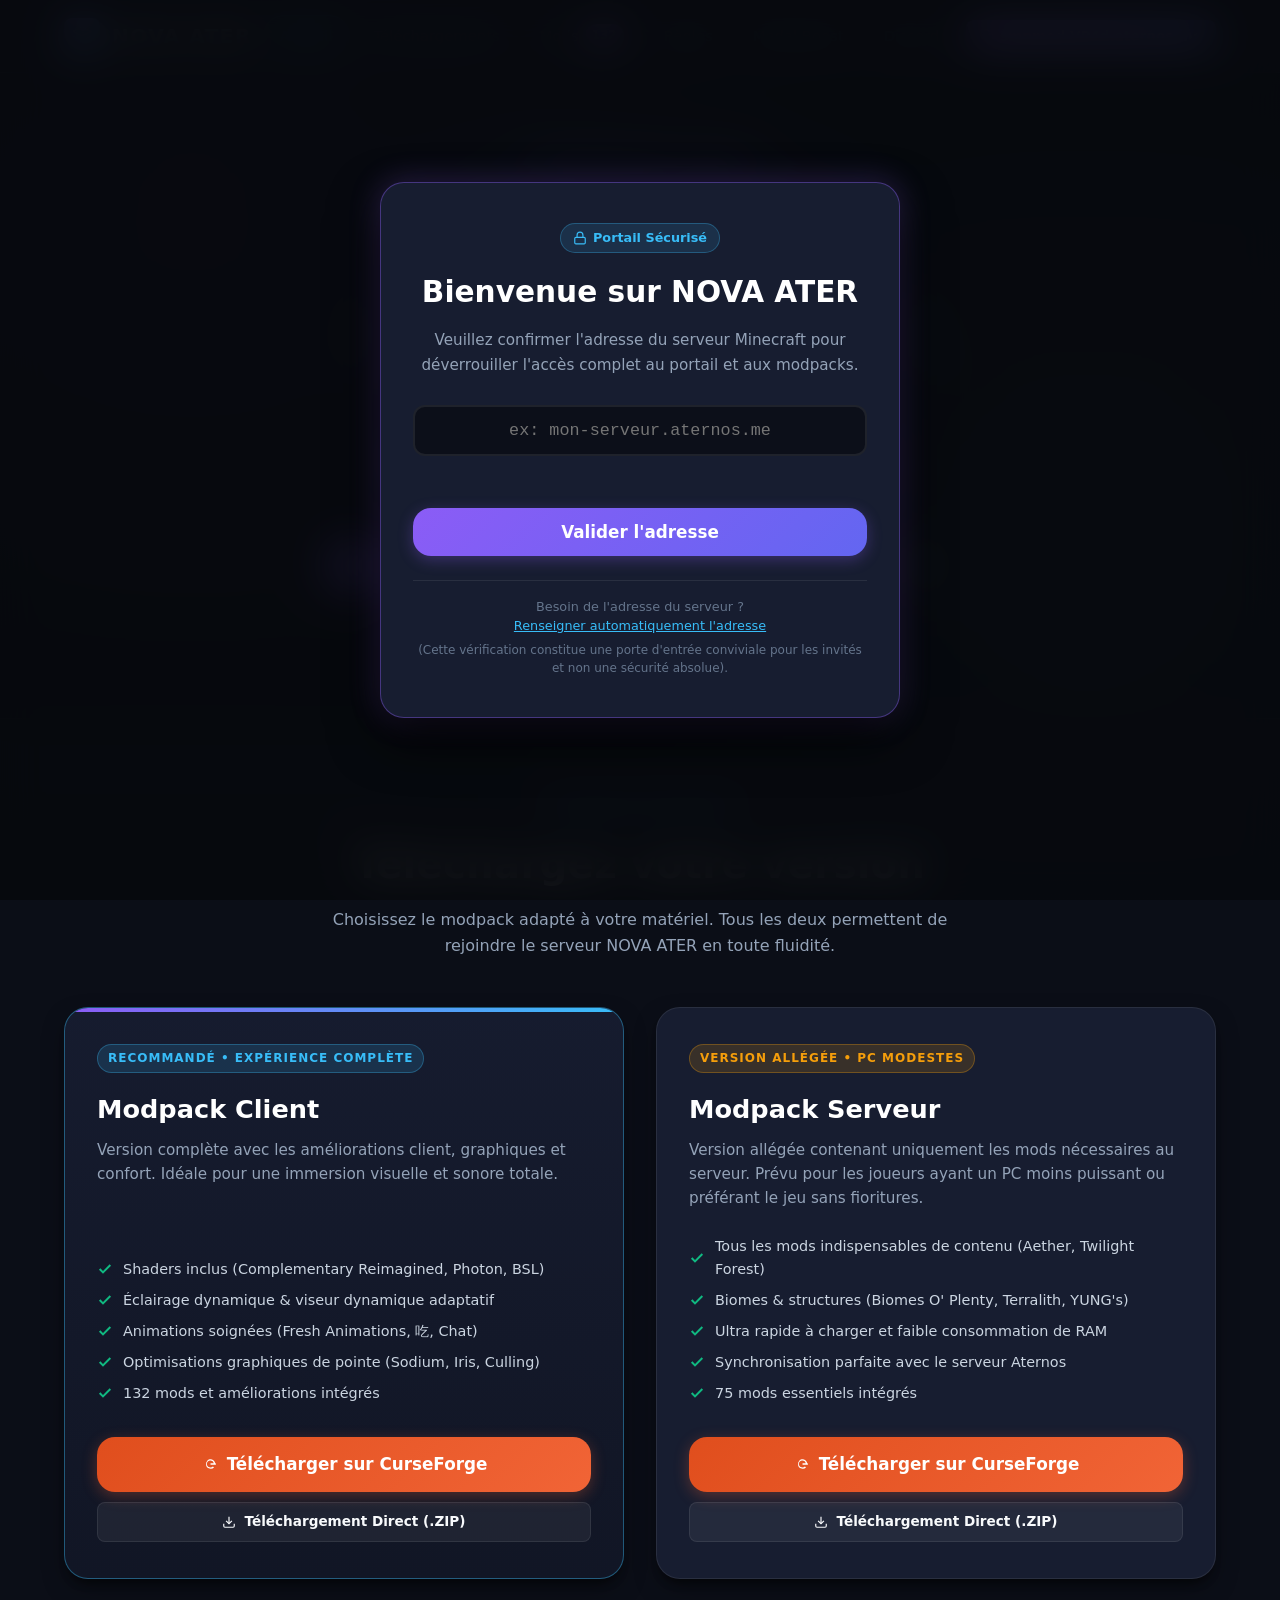
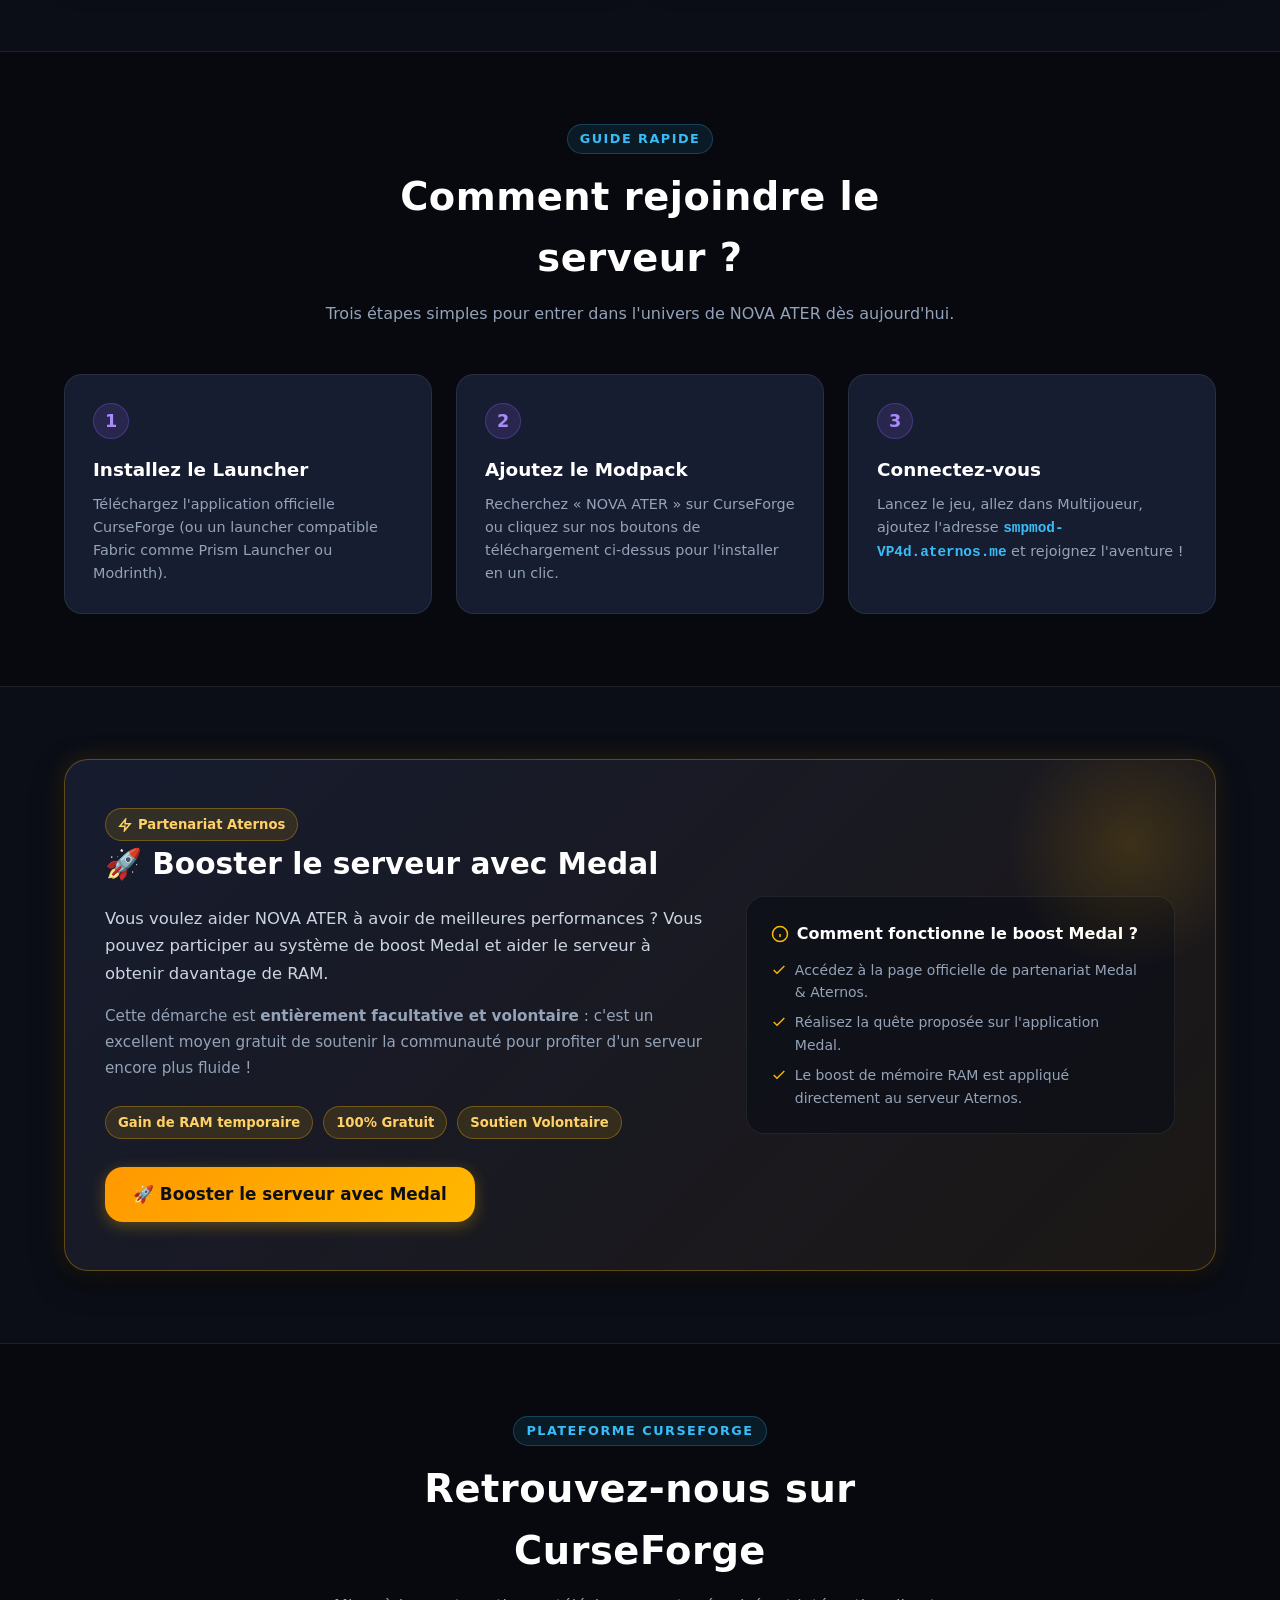
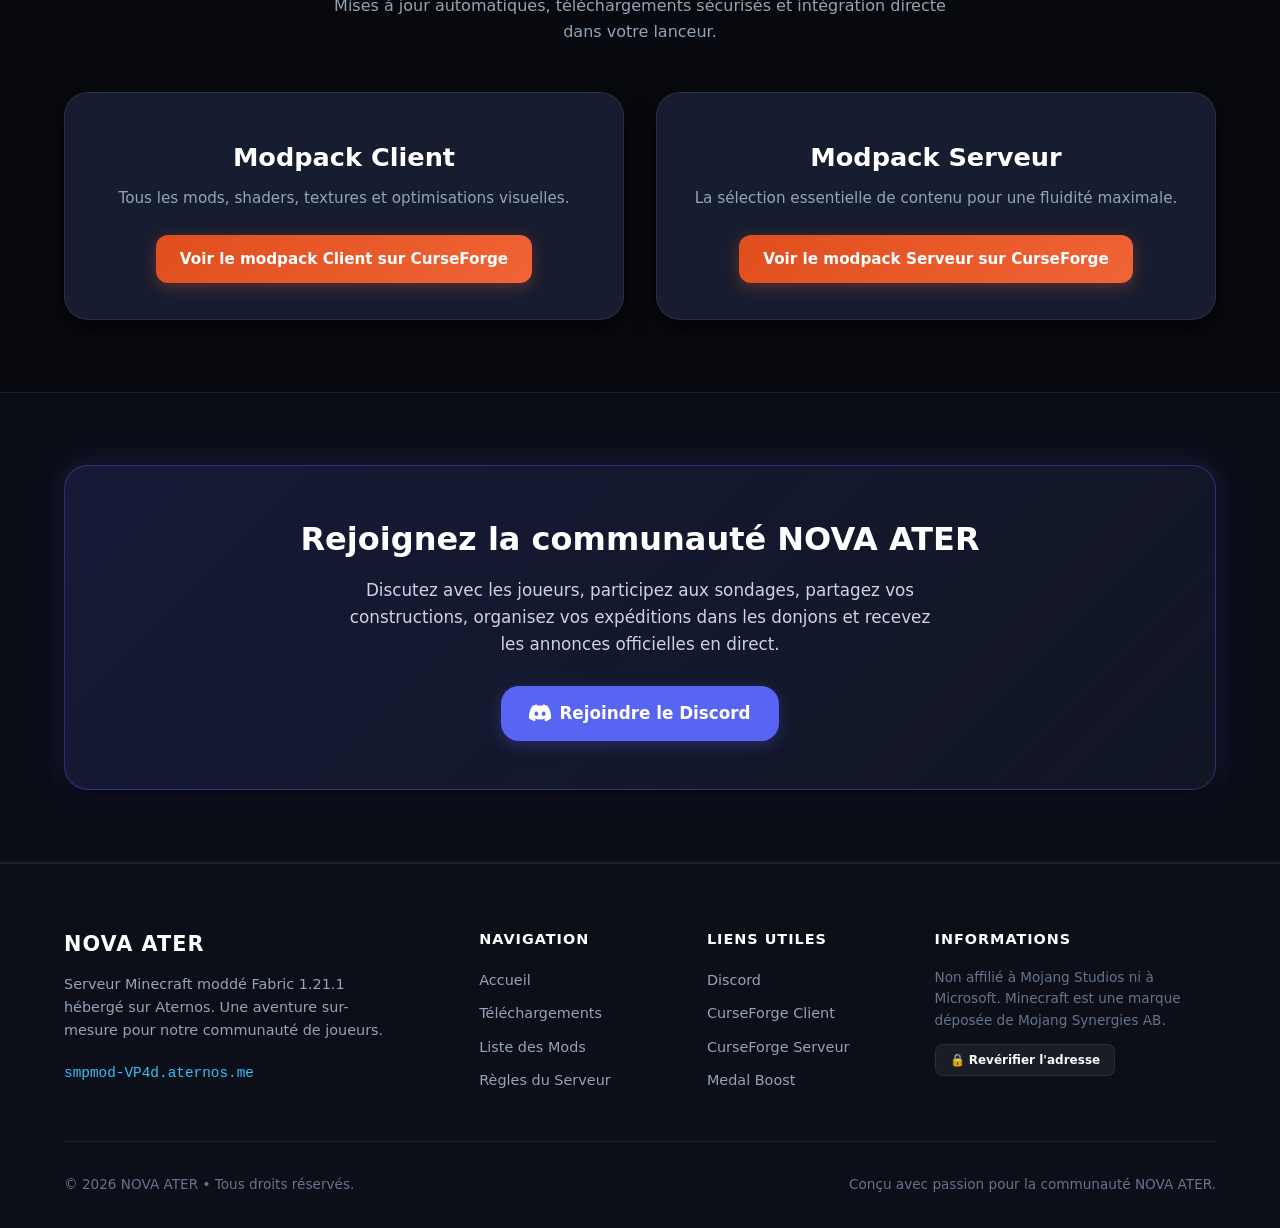
<file: index.html>
<!DOCTYPE html>
<html lang="fr">
<head>
  <meta charset="UTF-8">
  <meta name="viewport" content="width=device-width, initial-scale=1.0">
  <title>NOVA ATER • Serveur Minecraft Moddé Fabric 1.21.1</title>
  <meta name="description" content="Portail officiel du serveur Minecraft moddé NOVA ATER sur Fabric 1.21.1. Téléchargez les modpacks Client et Serveur, découvrez les mods et rejoignez la communauté.">
  <link rel="icon" type="image/svg+xml" href="favicon.svg">
  <link rel="stylesheet" href="css/style.css">
</head>
<body>

  <!-- Address Verification Gate Modal -->
  <div id="address-gate" class="gate-overlay">
    <div class="gate-card">
      <div class="gate-badge">
        <svg width="14" height="14" viewBox="0 0 24 24" fill="none" stroke="currentColor" stroke-width="2"><rect x="3" y="11" width="18" height="11" rx="2" ry="2"></rect><path d="M7 11V7a5 5 0 0 1 10 0v4"></path></svg>
        Portail Sécurisé
      </div>
      <h2 class="gate-title">Bienvenue sur NOVA ATER</h2>
      <p class="gate-subtitle">Veuillez confirmer l'adresse du serveur Minecraft pour déverrouiller l'accès complet au portail et aux modpacks.</p>

      <form class="gate-form" onsubmit="return false;">
        <div class="gate-input-wrap">
          <input type="text" id="gate-address-input" class="gate-input" placeholder="ex: mon-serveur.aternos.me" autocomplete="off" spellcheck="false">
        </div>
        <div id="gate-feedback" class="gate-feedback"></div>
        <button type="button" id="gate-submit-btn" class="btn btn-primary btn-lg">Valider l'adresse</button>
      </form>

      <div class="gate-note">
        Besoin de l'adresse du serveur ? <button type="button" id="gate-hint-btn" class="gate-hint-btn">Renseigner automatiquement l'adresse</button>
        <p style="margin-top: 6px; font-size: 0.75rem; color: var(--text-muted);">(Cette vérification constitue une porte d'entrée conviviale pour les invités et non une sécurité absolue).</p>
      </div>
    </div>
  </div>

  <!-- Navbar -->
  <header class="navbar">
    <div class="container nav-container">
      <a href="index.html" class="nav-brand">
        <div class="nav-logo-icon">
          <svg viewBox="0 0 24 24"><polygon points="12 2 2 7 12 12 22 7 12 2"></polygon><polyline points="2 17 12 22 22 17"></polyline><polyline points="2 12 12 17 22 12"></polyline></svg>
        </div>
        <span>NOVA ATER</span>
      </a>

      <nav>
        <ul class="nav-menu">
          <li><a href="index.html" class="nav-link active">Accueil</a></li>
          <li><a href="#telechargements" class="nav-link">Téléchargements</a></li>
          <li><a href="mods.html" class="nav-link">Mods <span class="nav-badge">132</span></a></li>
          <li><a href="regles.html" class="nav-link">Règles</a></li>
          <li><a href="#medal" class="nav-link">Medal Boost</a></li>
          <li><a href="#discord" class="nav-link">Discord</a></li>
        </ul>
      </nav>

      <div class="nav-actions">
        <button type="button" class="btn-copy-ip btn-sm copy-ip-trigger" title="Copier l'adresse Minecraft">
          <svg width="14" height="14" viewBox="0 0 24 24" fill="none" stroke="currentColor" stroke-width="2"><rect x="9" y="9" width="13" height="13" rx="2" ry="2"></rect><path d="M5 15H4a2 2 0 0 1-2-2V4a2 2 0 0 1 2-2h9a2 2 0 0 1 2 2v1"></path></svg>
          <span data-config="serverAddress">smpmod-VP4d.aternos.me</span>
        </button>

        <button type="button" class="mobile-toggle" aria-label="Menu Mobile">
          <span></span>
          <span></span>
          <span></span>
        </button>
      </div>
    </div>
  </header>

  <!-- Hero Section -->
  <section class="hero">
    <div class="hero-glow"></div>
    <div class="container hero-content">
      <div class="hero-meta-pill">
        <span class="pulse-dot"></span>
        <span>Minecraft <strong data-config="minecraftVersion">1.21.1</strong> • <strong data-config="loader">Fabric</strong></span>
      </div>

      <h1 class="hero-title" data-config="serverName">NOVA ATER</h1>
      <p class="hero-subtitle" data-config="tagline">
        NOVA ATER est un serveur Minecraft moddé sous Fabric 1.21.1 proposant une sélection soignée de mods pour sublimer l'aventure, l'exploration de nouvelles dimensions, les constructions, les performances et le confort de jeu.
      </p>

      <!-- Server IP Box with Copy -->
      <div class="server-ip-box">
        <div class="ip-details">
          <svg width="22" height="22" viewBox="0 0 24 24" fill="none" stroke="var(--accent-cyan)" stroke-width="2"><rect x="2" y="2" width="20" height="8" rx="2" ry="2"></rect><rect x="2" y="14" width="20" height="8" rx="2" ry="2"></rect><line x1="6" y1="6" x2="6.01" y2="6"></line><line x1="6" y1="18" x2="6.01" y2="18"></line></svg>
          <div>
            <div class="ip-label">Adresse du serveur Minecraft</div>
            <div class="ip-address" data-config="serverAddress">smpmod-VP4d.aternos.me</div>
          </div>
        </div>
        <button type="button" class="btn-copy-ip copy-ip-trigger">
          <svg width="16" height="16" viewBox="0 0 24 24" fill="none" stroke="currentColor" stroke-width="2"><rect x="9" y="9" width="13" height="13" rx="2" ry="2"></rect><path d="M5 15H4a2 2 0 0 1-2-2V4a2 2 0 0 1 2-2h9a2 2 0 0 1 2 2v1"></path></svg>
          Copier l'adresse
        </button>
      </div>

      <!-- Quick Action Buttons -->
      <div class="hero-cta-group">
        <a href="#telechargements" class="btn btn-primary btn-lg">
          <svg width="18" height="18" viewBox="0 0 24 24" fill="none" stroke="currentColor" stroke-width="2"><path d="M21 15v4a2 2 0 0 1-2 2H5a2 2 0 0 1-2-2v-4"></path><polyline points="7 10 12 15 17 10"></polyline><line x1="12" y1="15" x2="12" y2="3"></line></svg>
          Télécharger les Modpacks
        </a>
        <a href="mods.html" class="btn btn-secondary btn-lg">
          <svg width="18" height="18" viewBox="0 0 24 24" fill="none" stroke="currentColor" stroke-width="2"><polygon points="12 2 2 7 12 12 22 7 12 2"></polygon><polyline points="2 17 12 22 22 17"></polyline><polyline points="2 12 12 17 22 12"></polyline></svg>
          Explorer les 132 Mods
        </a>
        <a href="https://discord.gg/SxjV5pT9YZ" target="_blank" rel="noopener noreferrer" class="btn btn-discord btn-lg" data-config-href="discordUrl">
          <svg width="18" height="18" viewBox="0 0 24 24" fill="currentColor"><path d="M20.317 4.37a19.791 19.791 0 0 0-4.885-1.515.074.074 0 0 0-.079.037c-.21.375-.444.864-.608 1.25a18.27 18.27 0 0 0-5.487 0 12.64 12.64 0 0 0-.617-1.25.077.077 0 0 0-.079-.037A19.736 19.736 0 0 0 3.677 4.37a.07.07 0 0 0-.032.027C.533 9.046-.32 13.58.099 18.057a.082.082 0 0 0 .031.057 19.9 19.9 0 0 0 5.993 3.03.078.078 0 0 0 .084-.028c.462-.63.874-1.295 1.226-1.994.021-.041.001-.09-.041-.106a13.107 13.107 0 0 1-1.872-.892.077.077 0 0 1-.008-.128 10.2 10.2 0 0 0 .372-.292.074.074 0 0 1 .077-.01c3.929 1.793 8.18 1.793 12.061 0a.074.074 0 0 1 .078.01c.12.098.246.198.373.292a.077.077 0 0 1-.006.127 12.299 12.299 0 0 1-1.873.894.077.077 0 0 0-.041.107c.36.698.772 1.362 1.225 1.993a.076.076 0 0 0 .084.028 19.839 19.839 0 0 0 6.002-3.03.077.077 0 0 0 .032-.054c.5-5.177-.838-9.674-3.549-13.66a.061.061 0 0 0-.031-.028zM8.02 15.33c-1.183 0-2.157-1.085-2.157-2.419 0-1.333.956-2.419 2.157-2.419 1.21 0 2.176 1.096 2.157 2.42 0 1.333-.956 2.418-2.157 2.418zm7.975 0c-1.183 0-2.157-1.085-2.157-2.419 0-1.333.955-2.419 2.157-2.419 1.21 0 2.176 1.096 2.157 2.42 0 1.333-.946 2.418-2.157 2.418z"/></svg>
          Rejoindre le Discord
        </a>
      </div>
    </div>
  </section>

  <!-- Downloads Section -->
  <section id="telechargements" class="section section-alt">
    <div class="container">
      <div class="section-header">
        <span class="section-badge">Modpacks Officiels</span>
        <h2 class="section-title">Téléchargez votre version</h2>
        <p class="section-subtitle">Choisissez le modpack adapté à votre matériel. Tous les deux permettent de rejoindre le serveur NOVA ATER en toute fluidité.</p>
      </div>

      <div class="downloads-grid">
        <!-- Modpack Client -->
        <div class="download-card highlight">
          <span class="download-badge badge-recommended">Recommandé • Expérience Complète</span>
          <h3 class="download-title">Modpack Client</h3>
          <p class="download-desc">Version complète avec les améliorations client, graphiques et confort. Idéale pour une immersion visuelle et sonore totale.</p>

          <ul class="download-features">
            <li>
              <svg viewBox="0 0 24 24" fill="none" stroke="currentColor" stroke-width="3"><polyline points="20 6 9 17 4 12"></polyline></svg>
              <span>Shaders inclus (Complementary Reimagined, Photon, BSL)</span>
            </li>
            <li>
              <svg viewBox="0 0 24 24" fill="none" stroke="currentColor" stroke-width="3"><polyline points="20 6 9 17 4 12"></polyline></svg>
              <span>Éclairage dynamique & viseur dynamique adaptatif</span>
            </li>
            <li>
              <svg viewBox="0 0 24 24" fill="none" stroke="currentColor" stroke-width="3"><polyline points="20 6 9 17 4 12"></polyline></svg>
              <span>Animations soignées (Fresh Animations, 吃, Chat)</span>
            </li>
            <li>
              <svg viewBox="0 0 24 24" fill="none" stroke="currentColor" stroke-width="3"><polyline points="20 6 9 17 4 12"></polyline></svg>
              <span>Optimisations graphiques de pointe (Sodium, Iris, Culling)</span>
            </li>
            <li>
              <svg viewBox="0 0 24 24" fill="none" stroke="currentColor" stroke-width="3"><polyline points="20 6 9 17 4 12"></polyline></svg>
              <span>132 mods et améliorations intégrés</span>
            </li>
          </ul>

          <div class="download-actions">
            <a href="https://www.curseforge.com/minecraft/modpacks/nova-ater" target="_blank" rel="noopener noreferrer" class="btn btn-curseforge btn-lg" data-config-href="curseforgeClientUrl">
              <svg width="18" height="18" viewBox="0 0 24 24" fill="currentColor"><path d="M18.89 10.63a7.35 7.35 0 0 0-2.43-3.69c-2.48-1.92-5.91-1.63-8.08.68a6.83 6.83 0 0 0-1.66 4.93c.12 2.37 1.48 4.38 3.52 5.25.96.4 2 .57 3.03.5 1.54-.1 2.97-.73 4.07-1.78l-1.42-1.35a5.1 5.1 0 0 1-5.75.86c-1.4-.73-2.3-2.07-2.38-3.66a5.17 5.17 0 0 1 1.26-3.72c1.64-1.75 4.25-1.97 6.13-.52a5.55 5.55 0 0 1 1.83 2.78h-4.3v1.94h7.13c.01-.4.02-.8.02-1.22z"/></svg>
              Télécharger sur CurseForge
            </a>
            <a href="downloads/nova-ater-client.zip" download="nova-ater-client.zip" class="btn btn-secondary btn-sm" data-config-href="clientDownloadUrl">
              <svg width="14" height="14" viewBox="0 0 24 24" fill="none" stroke="currentColor" stroke-width="2"><path d="M21 15v4a2 2 0 0 1-2 2H5a2 2 0 0 1-2-2v-4"></path><polyline points="7 10 12 15 17 10"></polyline><line x1="12" y1="15" x2="12" y2="3"></line></svg>
              Téléchargement Direct (.ZIP)
            </a>
          </div>
        </div>

        <!-- Modpack Serveur -->
        <div class="download-card">
          <span class="download-badge badge-lightweight">Version Allégée • PC Modestes</span>
          <h3 class="download-title">Modpack Serveur</h3>
          <p class="download-desc">Version allégée contenant uniquement les mods nécessaires au serveur. Prévu pour les joueurs ayant un PC moins puissant ou préférant le jeu sans fioritures.</p>

          <ul class="download-features">
            <li>
              <svg viewBox="0 0 24 24" fill="none" stroke="currentColor" stroke-width="3"><polyline points="20 6 9 17 4 12"></polyline></svg>
              <span>Tous les mods indispensables de contenu (Aether, Twilight Forest)</span>
            </li>
            <li>
              <svg viewBox="0 0 24 24" fill="none" stroke="currentColor" stroke-width="3"><polyline points="20 6 9 17 4 12"></polyline></svg>
              <span>Biomes & structures (Biomes O' Plenty, Terralith, YUNG's)</span>
            </li>
            <li>
              <svg viewBox="0 0 24 24" fill="none" stroke="currentColor" stroke-width="3"><polyline points="20 6 9 17 4 12"></polyline></svg>
              <span>Ultra rapide à charger et faible consommation de RAM</span>
            </li>
            <li>
              <svg viewBox="0 0 24 24" fill="none" stroke="currentColor" stroke-width="3"><polyline points="20 6 9 17 4 12"></polyline></svg>
              <span>Synchronisation parfaite avec le serveur Aternos</span>
            </li>
            <li>
              <svg viewBox="0 0 24 24" fill="none" stroke="currentColor" stroke-width="3"><polyline points="20 6 9 17 4 12"></polyline></svg>
              <span>75 mods essentiels intégrés</span>
            </li>
          </ul>

          <div class="download-actions">
            <a href="https://www.curseforge.com/minecraft/modpacks/nova-ater-serv" target="_blank" rel="noopener noreferrer" class="btn btn-curseforge btn-lg" data-config-href="curseforgeServerUrl">
              <svg width="18" height="18" viewBox="0 0 24 24" fill="currentColor"><path d="M18.89 10.63a7.35 7.35 0 0 0-2.43-3.69c-2.48-1.92-5.91-1.63-8.08.68a6.83 6.83 0 0 0-1.66 4.93c.12 2.37 1.48 4.38 3.52 5.25.96.4 2 .57 3.03.5 1.54-.1 2.97-.73 4.07-1.78l-1.42-1.35a5.1 5.1 0 0 1-5.75.86c-1.4-.73-2.3-2.07-2.38-3.66a5.17 5.17 0 0 1 1.26-3.72c1.64-1.75 4.25-1.97 6.13-.52a5.55 5.55 0 0 1 1.83 2.78h-4.3v1.94h7.13c.01-.4.02-.8.02-1.22z"/></svg>
              Télécharger sur CurseForge
            </a>
            <a href="downloads/nova-ater-serveur.zip" download="nova-ater-serveur.zip" class="btn btn-secondary btn-sm" data-config-href="serverDownloadUrl">
              <svg width="14" height="14" viewBox="0 0 24 24" fill="none" stroke="currentColor" stroke-width="2"><path d="M21 15v4a2 2 0 0 1-2 2H5a2 2 0 0 1-2-2v-4"></path><polyline points="7 10 12 15 17 10"></polyline><line x1="12" y1="15" x2="12" y2="3"></line></svg>
              Téléchargement Direct (.ZIP)
            </a>
          </div>
        </div>
      </div>
    </div>
  </section>

  <!-- How to Join Section -->
  <section class="section">
    <div class="container">
      <div class="section-header">
        <span class="section-badge">Guide Rapide</span>
        <h2 class="section-title">Comment rejoindre le serveur ?</h2>
        <p class="section-subtitle">Trois étapes simples pour entrer dans l'univers de NOVA ATER dès aujourd'hui.</p>
      </div>

      <div class="steps-grid">
        <div class="step-card">
          <div class="step-number">1</div>
          <h3 class="step-title">Installez le Launcher</h3>
          <p class="step-desc">Téléchargez l'application officielle CurseForge (ou un launcher compatible Fabric comme Prism Launcher ou Modrinth).</p>
        </div>

        <div class="step-card">
          <div class="step-number">2</div>
          <h3 class="step-title">Ajoutez le Modpack</h3>
          <p class="step-desc">Recherchez « NOVA ATER » sur CurseForge ou cliquez sur nos boutons de téléchargement ci-dessus pour l'installer en un clic.</p>
        </div>

        <div class="step-card">
          <div class="step-number">3</div>
          <h3 class="step-title">Connectez-vous</h3>
          <p class="step-desc">Lancez le jeu, allez dans Multijoueur, ajoutez l'adresse <code style="color: var(--accent-cyan); font-weight: 700;">smpmod-VP4d.aternos.me</code> et rejoignez l'aventure !</p>
        </div>
      </div>
    </div>
  </section>

  <!-- Medal Boost Section -->
  <section id="medal" class="section section-alt">
    <div class="container">
      <div class="medal-banner">
        <div class="medal-grid">
          <div class="medal-content">
            <span class="medal-pill">
              <svg width="14" height="14" viewBox="0 0 24 24" fill="none" stroke="currentColor" stroke-width="2.5"><polygon points="13 2 3 14 12 14 11 22 21 10 12 10 13 2"></polygon></svg>
              Partenariat Aternos
            </span>
            <h3>🚀 Booster le serveur avec Medal</h3>
            <p>
              Vous voulez aider NOVA ATER à avoir de meilleures performances ? Vous pouvez participer au système de boost Medal et aider le serveur à obtenir davantage de RAM.
            </p>
            <p style="font-size: 0.95rem; color: #94a3b8; margin-top: -0.5rem; margin-bottom: 1.5rem;">
              Cette démarche est <strong>entièrement facultative et volontaire</strong> : c'est un excellent moyen gratuit de soutenir la communauté pour profiter d'un serveur encore plus fluide !
            </p>

            <div class="medal-badges">
              <span class="medal-pill">Gain de RAM temporaire</span>
              <span class="medal-pill">100% Gratuit</span>
              <span class="medal-pill">Soutien Volontaire</span>
            </div>

            <a href="https://aternos.medal.tv/fr-fr?utm_campaign=mc_aternos&utm_content=promocarousel" target="_blank" rel="noopener noreferrer" class="btn btn-medal btn-lg" data-config-href="medalBoostUrl">
              🚀 Booster le serveur avec Medal
            </a>
          </div>

          <div class="medal-box">
            <h4 class="medal-box-title">
              <svg width="18" height="18" viewBox="0 0 24 24" fill="none" stroke="#ffb800" stroke-width="2"><circle cx="12" cy="12" r="10"></circle><line x1="12" y1="16" x2="12" y2="12"></line><line x1="12" y1="8" x2="12.01" y2="8"></line></svg>
              Comment fonctionne le boost Medal ?
            </h4>
            <ul class="medal-box-list">
              <li>
                <svg viewBox="0 0 24 24" fill="none" stroke-width="2"><polyline points="20 6 9 17 4 12"></polyline></svg>
                <span>Accédez à la page officielle de partenariat Medal & Aternos.</span>
              </li>
              <li>
                <svg viewBox="0 0 24 24" fill="none" stroke-width="2"><polyline points="20 6 9 17 4 12"></polyline></svg>
                <span>Réalisez la quête proposée sur l'application Medal.</span>
              </li>
              <li>
                <svg viewBox="0 0 24 24" fill="none" stroke-width="2"><polyline points="20 6 9 17 4 12"></polyline></svg>
                <span>Le boost de mémoire RAM est appliqué directement au serveur Aternos.</span>
              </li>
            </ul>
          </div>
        </div>
      </div>
    </div>
  </section>

  <!-- CurseForge Section -->
  <section class="section">
    <div class="container">
      <div class="section-header">
        <span class="section-badge">Plateforme CurseForge</span>
        <h2 class="section-title">Retrouvez-nous sur CurseForge</h2>
        <p class="section-subtitle">Mises à jour automatiques, téléchargements sécurisés et intégration directe dans votre lanceur.</p>
      </div>

      <div class="downloads-grid" style="grid-template-columns: repeat(auto-fit, minmax(280px, 1fr));">
        <div class="download-card" style="text-align: center; align-items: center;">
          <h3 class="download-title" style="margin-top: 0.5rem;">Modpack Client</h3>
          <p class="download-desc">Tous les mods, shaders, textures et optimisations visuelles.</p>
          <a href="https://www.curseforge.com/minecraft/modpacks/nova-ater" target="_blank" rel="noopener noreferrer" class="btn btn-curseforge" data-config-href="curseforgeClientUrl">
            Voir le modpack Client sur CurseForge
          </a>
        </div>

        <div class="download-card" style="text-align: center; align-items: center;">
          <h3 class="download-title" style="margin-top: 0.5rem;">Modpack Serveur</h3>
          <p class="download-desc">La sélection essentielle de contenu pour une fluidité maximale.</p>
          <a href="https://www.curseforge.com/minecraft/modpacks/nova-ater-serv" target="_blank" rel="noopener noreferrer" class="btn btn-curseforge" data-config-href="curseforgeServerUrl">
            Voir le modpack Serveur sur CurseForge
          </a>
        </div>
      </div>
    </div>
  </section>

  <!-- Discord Section -->
  <section id="discord" class="section section-alt">
    <div class="container">
      <div class="discord-banner">
        <h2 class="discord-title">Rejoignez la communauté NOVA ATER</h2>
        <p class="discord-desc">
          Discutez avec les joueurs, participez aux sondages, partagez vos constructions, organisez vos expéditions dans les donjons et recevez les annonces officielles en direct.
        </p>
        <a href="https://discord.gg/SxjV5pT9YZ" target="_blank" rel="noopener noreferrer" class="btn btn-discord btn-lg" data-config-href="discordUrl">
          <svg width="22" height="22" viewBox="0 0 24 24" fill="currentColor"><path d="M20.317 4.37a19.791 19.791 0 0 0-4.885-1.515.074.074 0 0 0-.079.037c-.21.375-.444.864-.608 1.25a18.27 18.27 0 0 0-5.487 0 12.64 12.64 0 0 0-.617-1.25.077.077 0 0 0-.079-.037A19.736 19.736 0 0 0 3.677 4.37a.07.07 0 0 0-.032.027C.533 9.046-.32 13.58.099 18.057a.082.082 0 0 0 .031.057 19.9 19.9 0 0 0 5.993 3.03.078.078 0 0 0 .084-.028c.462-.63.874-1.295 1.226-1.994.021-.041.001-.09-.041-.106a13.107 13.107 0 0 1-1.872-.892.077.077 0 0 1-.008-.128 10.2 10.2 0 0 0 .372-.292.074.074 0 0 1 .077-.01c3.929 1.793 8.18 1.793 12.061 0a.074.074 0 0 1 .078.01c.12.098.246.198.373.292a.077.077 0 0 1-.006.127 12.299 12.299 0 0 1-1.873.894.077.077 0 0 0-.041.107c.36.698.772 1.362 1.225 1.993a.076.076 0 0 0 .084.028 19.839 19.839 0 0 0 6.002-3.03.077.077 0 0 0 .032-.054c.5-5.177-.838-9.674-3.549-13.66a.061.061 0 0 0-.031-.028zM8.02 15.33c-1.183 0-2.157-1.085-2.157-2.419 0-1.333.956-2.419 2.157-2.419 1.21 0 2.176 1.096 2.157 2.42 0 1.333-.956 2.418-2.157 2.418zm7.975 0c-1.183 0-2.157-1.085-2.157-2.419 0-1.333.955-2.419 2.157-2.419 1.21 0 2.176 1.096 2.157 2.42 0 1.333-.946 2.418-2.157 2.418z"/></svg>
          Rejoindre le Discord
        </a>
      </div>
    </div>
  </section>

  <!-- Footer -->
  <footer class="footer">
    <div class="container">
      <div class="footer-grid">
        <div class="footer-brand">
          <h4>NOVA ATER</h4>
          <p>Serveur Minecraft moddé Fabric 1.21.1 hébergé sur Aternos. Une aventure sur-mesure pour notre communauté de joueurs.</p>
          <div style="font-family: monospace; color: var(--accent-cyan); font-size: 0.9rem;">
            smpmod-VP4d.aternos.me
          </div>
        </div>

        <div>
          <h5 class="footer-title">Navigation</h5>
          <ul class="footer-links">
            <li><a href="index.html">Accueil</a></li>
            <li><a href="#telechargements">Téléchargements</a></li>
            <li><a href="mods.html">Liste des Mods</a></li>
            <li><a href="regles.html">Règles du Serveur</a></li>
          </ul>
        </div>

        <div>
          <h5 class="footer-title">Liens Utiles</h5>
          <ul class="footer-links">
            <li><a href="https://discord.gg/SxjV5pT9YZ" target="_blank" rel="noopener noreferrer" data-config-href="discordUrl">Discord</a></li>
            <li><a href="https://www.curseforge.com/minecraft/modpacks/nova-ater" target="_blank" rel="noopener noreferrer" data-config-href="curseforgeClientUrl">CurseForge Client</a></li>
            <li><a href="https://www.curseforge.com/minecraft/modpacks/nova-ater-serv" target="_blank" rel="noopener noreferrer" data-config-href="curseforgeServerUrl">CurseForge Serveur</a></li>
            <li><a href="https://aternos.medal.tv/fr-fr?utm_campaign=mc_aternos&utm_content=promocarousel" target="_blank" rel="noopener noreferrer" data-config-href="medalBoostUrl">Medal Boost</a></li>
          </ul>
        </div>

        <div>
          <h5 class="footer-title">Informations</h5>
          <p style="font-size: 0.85rem; line-height: 1.6; color: var(--text-muted); margin-bottom: 0.75rem;">
            Non affilié à Mojang Studios ni à Microsoft. Minecraft est une marque déposée de Mojang Synergies AB.
          </p>
          <button type="button" class="btn btn-secondary btn-sm" onclick="sessionStorage.removeItem('nova_ater_verified'); location.reload();" style="font-size: 0.75rem;">
            🔒 Revérifier l'adresse
          </button>
        </div>
      </div>

      <div class="footer-bottom">
        <div>© 2026 NOVA ATER • Tous droits réservés.</div>
        <div>Conçu avec passion pour la communauté NOVA ATER.</div>
      </div>
    </div>
  </footer>

  <script src="config.js"></script>
  <script src="js/app.js"></script>
</body>
</html>
</file>
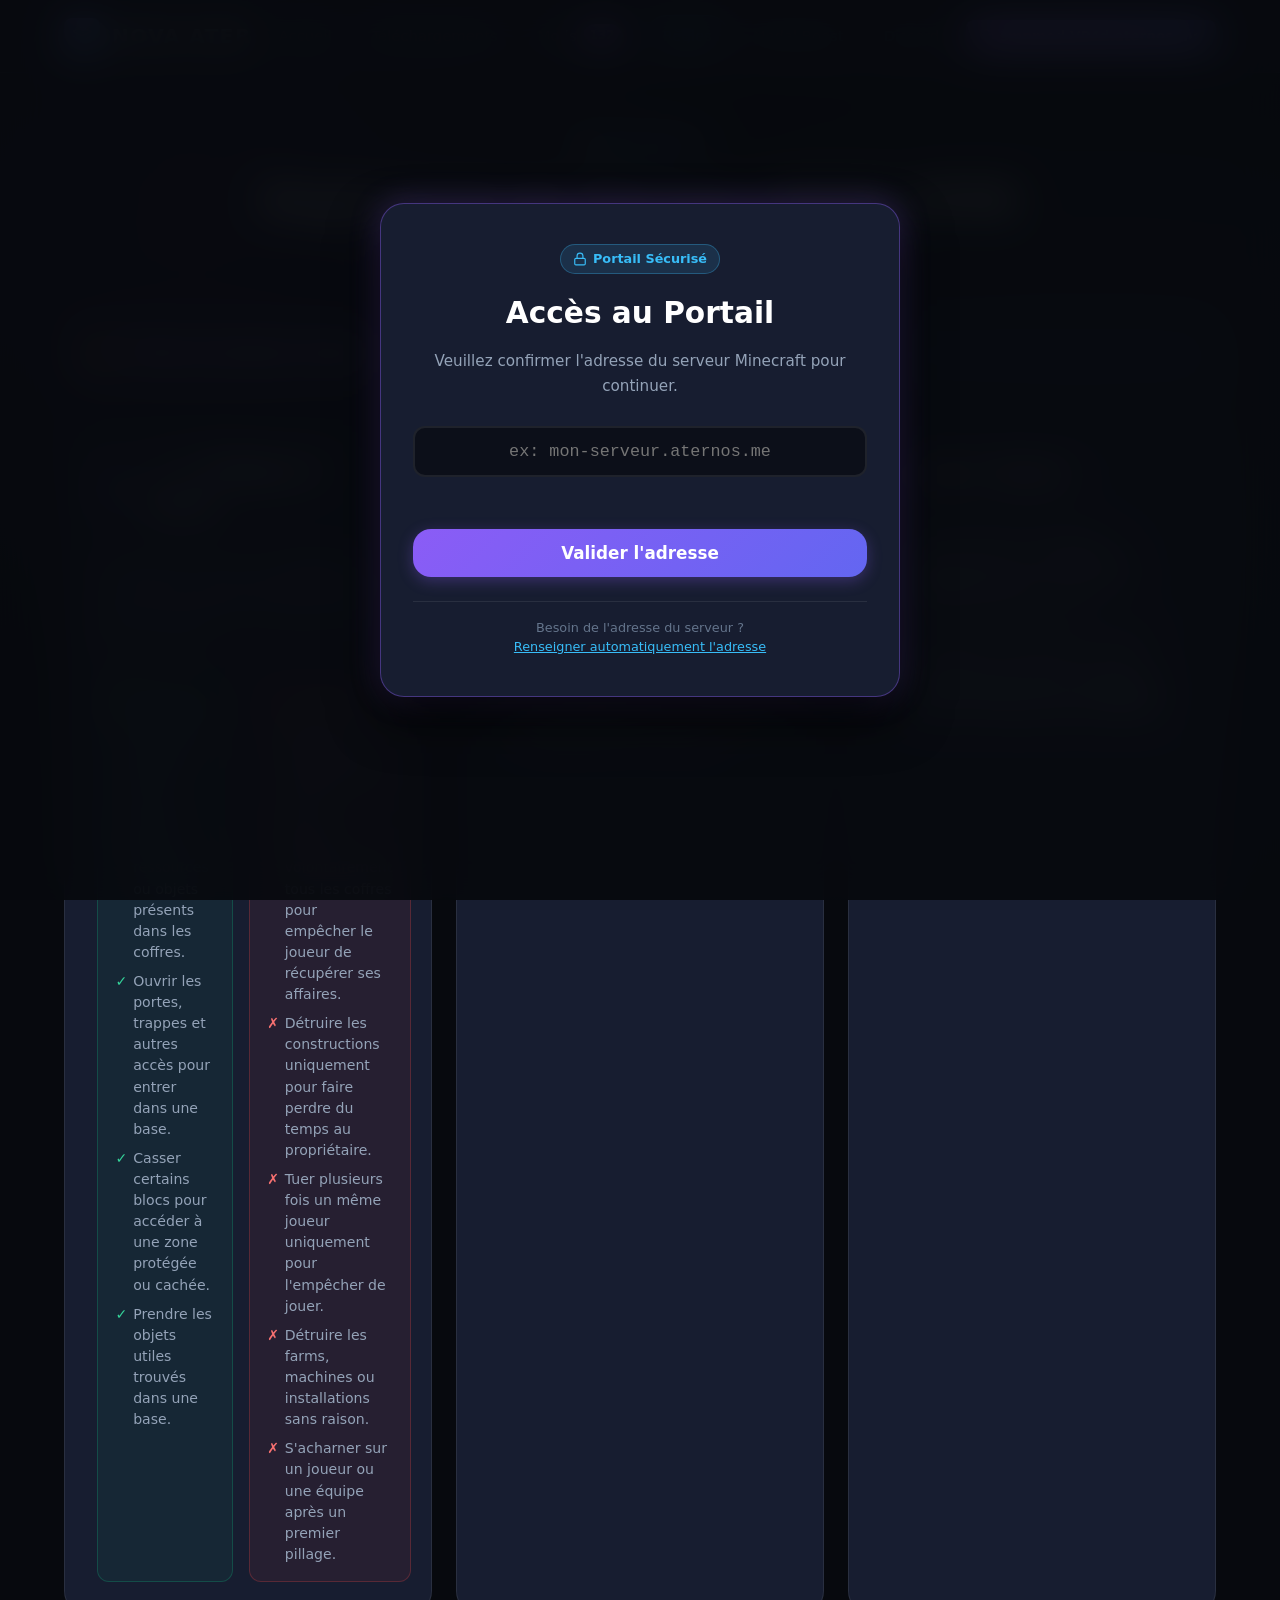
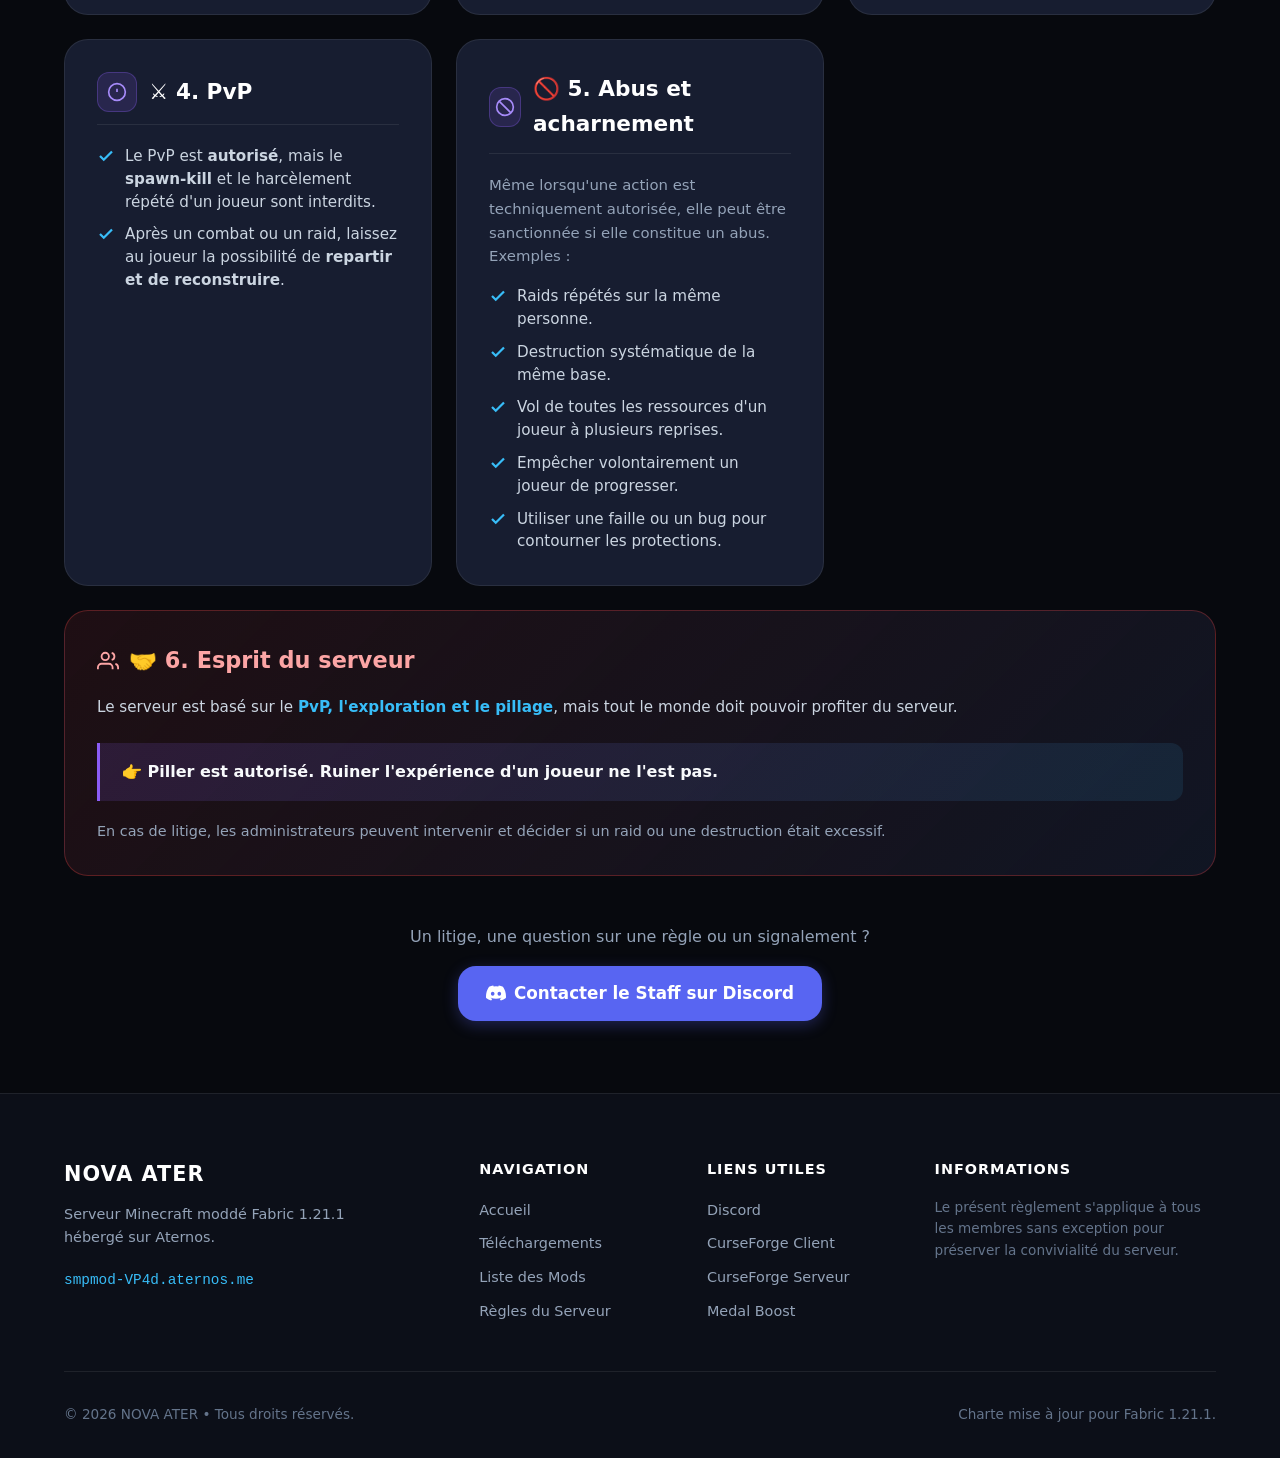
<file: regles.html>
<!DOCTYPE html>
<html lang="fr">
<head>
  <meta charset="UTF-8">
  <meta name="viewport" content="width=device-width, initial-scale=1.0">
  <title>Règles du Serveur • NOVA ATER (Fabric 1.21.1)</title>
  <meta name="description" content="Règles officielles et charte de bonne conduite du serveur Minecraft NOVA ATER : respect, triche, grief, sanctions et utilisation des mods.">
  <link rel="icon" type="image/svg+xml" href="favicon.svg">
  <link rel="stylesheet" href="css/style.css">
</head>
<body>

  <!-- Address Verification Gate Modal -->
  <div id="address-gate" class="gate-overlay">
    <div class="gate-card">
      <div class="gate-badge">
        <svg width="14" height="14" viewBox="0 0 24 24" fill="none" stroke="currentColor" stroke-width="2"><rect x="3" y="11" width="18" height="11" rx="2" ry="2"></rect><path d="M7 11V7a5 5 0 0 1 10 0v4"></path></svg>
        Portail Sécurisé
      </div>
      <h2 class="gate-title">Accès au Portail</h2>
      <p class="gate-subtitle">Veuillez confirmer l'adresse du serveur Minecraft pour continuer.</p>

      <form class="gate-form" onsubmit="return false;">
        <div class="gate-input-wrap">
          <input type="text" id="gate-address-input" class="gate-input" placeholder="ex: mon-serveur.aternos.me" autocomplete="off" spellcheck="false">
        </div>
        <div id="gate-feedback" class="gate-feedback"></div>
        <button type="button" id="gate-submit-btn" class="btn btn-primary btn-lg">Valider l'adresse</button>
      </form>

      <div class="gate-note">
        Besoin de l'adresse du serveur ? <button type="button" id="gate-hint-btn" class="gate-hint-btn">Renseigner automatiquement l'adresse</button>
      </div>
    </div>
  </div>

  <!-- Navbar -->
  <header class="navbar">
    <div class="container nav-container">
      <a href="index.html" class="nav-brand">
        <div class="nav-logo-icon">
          <svg viewBox="0 0 24 24"><polygon points="12 2 2 7 12 12 22 7 12 2"></polygon><polyline points="2 17 12 22 22 17"></polyline><polyline points="2 12 12 17 22 12"></polyline></svg>
        </div>
        <span>NOVA ATER</span>
      </a>

      <nav>
        <ul class="nav-menu">
          <li><a href="index.html" class="nav-link">Accueil</a></li>
          <li><a href="index.html#telechargements" class="nav-link">Téléchargements</a></li>
          <li><a href="mods.html" class="nav-link">Mods <span class="nav-badge">132</span></a></li>
          <li><a href="regles.html" class="nav-link active">Règles</a></li>
          <li><a href="index.html#medal" class="nav-link">Medal Boost</a></li>
          <li><a href="index.html#discord" class="nav-link">Discord</a></li>
        </ul>
      </nav>

      <div class="nav-actions">
        <button type="button" class="btn-copy-ip btn-sm copy-ip-trigger" title="Copier l'adresse Minecraft">
          <svg width="14" height="14" viewBox="0 0 24 24" fill="none" stroke="currentColor" stroke-width="2"><rect x="9" y="9" width="13" height="13" rx="2" ry="2"></rect><path d="M5 15H4a2 2 0 0 1-2-2V4a2 2 0 0 1 2-2h9a2 2 0 0 1 2 2v1"></path></svg>
          <span data-config="serverAddress">smpmod-VP4d.aternos.me</span>
        </button>

        <button type="button" class="mobile-toggle" aria-label="Menu Mobile">
          <span></span>
          <span></span>
          <span></span>
        </button>
      </div>
    </div>
  </header>

  <!-- Page Header -->
  <section class="section" style="padding: 3.5rem 0 2rem; text-align: center;">
    <div class="container">
      <span class="section-badge">📜 Règlement</span>
      <h1 class="section-title">Règlement du Serveur NOVA ATER</h1>
      <p class="section-subtitle" style="max-width: 680px; margin: 0 auto;">
        Des règles simples pour que tout le monde puisse jouer et progresser.
      </p>
    </div>
  </section>

  <!-- Rules Main -->
  <main class="section" style="padding-top: 1rem;">
    <div class="container">

      <!-- Résumé rapide -->
      <div class="rules-summary-banner">
        <span style="font-size: 1.4rem;">👉</span>
        <p><strong>Piller est autorisé. Ruiner l'expérience d'un joueur ne l'est pas.</strong></p>
      </div>

      <div class="rules-grid">

        <!-- 1. Pillage et bases -->
        <div class="rule-category-card rule-pillage">
          <div class="rule-header">
            <div class="rule-icon rule-icon--sword">
              <svg viewBox="0 0 24 24" fill="none" stroke-width="2"><path d="M14.5 17.5L3 6V3h3l11.5 11.5"/><path d="m13 19 2-2"/><path d="m19 13-2 2"/><path d="M19 3l2 2-6.5 6.5"/><path d="m5 19 2-2"/></svg>
            </div>
            <h2 class="rule-title">⚔️ 1. Pillage et bases</h2>
          </div>
          <p style="color: var(--text-secondary); font-size: 0.93rem; margin-bottom: 1.2rem; line-height: 1.6;">
            Le pillage des bases est <strong style="color: var(--text-primary);">autorisé</strong>, mais il doit rester raisonnable et ne pas avoir pour but de détruire complètement le jeu d'un joueur.
          </p>

          <div class="rule-two-cols">
            <!-- Autorisé -->
            <div class="rule-col-allowed">
              <div class="rule-col-title">
                <span>✅</span> Autorisé
              </div>
              <ul class="rule-list rule-list--check">
                <li>Fouiller les coffres d'une base.</li>
                <li>Prendre des ressources ou objets présents dans les coffres.</li>
                <li>Ouvrir les portes, trappes et autres accès pour entrer dans une base.</li>
                <li>Casser certains blocs pour accéder à une zone protégée ou cachée.</li>
                <li>Prendre les objets utiles trouvés dans une base.</li>
              </ul>
            </div>
            <!-- Interdit -->
            <div class="rule-col-forbidden">
              <div class="rule-col-title">
                <span>❌</span> Interdit
              </div>
              <ul class="rule-list rule-list--cross">
                <li>Détruire entièrement une base sans raison.</li>
                <li>Vider ou casser volontairement tous les coffres pour empêcher le joueur de récupérer ses affaires.</li>
                <li>Détruire les constructions uniquement pour faire perdre du temps au propriétaire.</li>
                <li>Tuer plusieurs fois un même joueur uniquement pour l'empêcher de jouer.</li>
                <li>Détruire les farms, machines ou installations sans raison.</li>
                <li>S'acharner sur un joueur ou une équipe après un premier pillage.</li>
              </ul>
            </div>
          </div>
        </div>

        <!-- 2. Destruction -->
        <div class="rule-category-card">
          <div class="rule-header">
            <div class="rule-icon">
              <svg viewBox="0 0 24 24" fill="none" stroke-width="2"><path d="M10.29 3.86L1.82 18a2 2 0 0 0 1.71 3h16.94a2 2 0 0 0 1.71-3L13.71 3.86a2 2 0 0 0-3.42 0z"></path><line x1="12" y1="9" x2="12" y2="13"></line><line x1="12" y1="17" x2="12.01" y2="17"></line></svg>
            </div>
            <h2 class="rule-title">💥 2. Destruction</h2>
          </div>
          <ul class="rule-list">
            <li>
              <svg viewBox="0 0 24 24" fill="none" stroke-width="3"><polyline points="20 6 9 17 4 12"></polyline></svg>
              <span>La destruction doit rester <strong>limitée au nécessaire</strong>. Casser quelques blocs pour entrer dans une base peut être autorisé, mais transformer toute la base en ruines ne l'est pas.</span>
            </li>
            <li>
              <svg viewBox="0 0 24 24" fill="none" stroke-width="3"><polyline points="20 6 9 17 4 12"></polyline></svg>
              <span>Le but du pillage est de <strong>récupérer des ressources</strong>, pas de supprimer la progression d'un joueur.</span>
            </li>
          </ul>
        </div>

        <!-- 3. Bases -->
        <div class="rule-category-card">
          <div class="rule-header">
            <div class="rule-icon">
              <svg viewBox="0 0 24 24" fill="none" stroke-width="2"><path d="M3 9l9-7 9 7v11a2 2 0 0 1-2 2H5a2 2 0 0 1-2-2z"></path><polyline points="9 22 9 12 15 12 15 22"></polyline></svg>
            </div>
            <h2 class="rule-title">🏠 3. Bases</h2>
          </div>
          <ul class="rule-list">
            <li>
              <svg viewBox="0 0 24 24" fill="none" stroke-width="3"><polyline points="20 6 9 17 4 12"></polyline></svg>
              <span>Il est interdit de chercher volontairement à <strong>empêcher définitivement</strong> un joueur de reconstruire ou de jouer.</span>
            </li>
            <li>
              <svg viewBox="0 0 24 24" fill="none" stroke-width="3"><polyline points="20 6 9 17 4 12"></polyline></svg>
              <span>Les bases peuvent être cachées, protégées et défendues, mais <strong>aucune base n'est considérée comme totalement inviolable</strong>.</span>
            </li>
          </ul>
        </div>

        <!-- 4. PvP -->
        <div class="rule-category-card">
          <div class="rule-header">
            <div class="rule-icon">
              <svg viewBox="0 0 24 24" fill="none" stroke-width="2"><circle cx="12" cy="12" r="10"></circle><line x1="12" y1="8" x2="12" y2="12"></line><line x1="12" y1="16" x2="12.01" y2="16"></line></svg>
            </div>
            <h2 class="rule-title">⚔️ 4. PvP</h2>
          </div>
          <ul class="rule-list">
            <li>
              <svg viewBox="0 0 24 24" fill="none" stroke-width="3"><polyline points="20 6 9 17 4 12"></polyline></svg>
              <span>Le PvP est <strong>autorisé</strong>, mais le <strong>spawn-kill</strong> et le harcèlement répété d'un joueur sont interdits.</span>
            </li>
            <li>
              <svg viewBox="0 0 24 24" fill="none" stroke-width="3"><polyline points="20 6 9 17 4 12"></polyline></svg>
              <span>Après un combat ou un raid, laissez au joueur la possibilité de <strong>repartir et de reconstruire</strong>.</span>
            </li>
          </ul>
        </div>

        <!-- 5. Abus et acharnement -->
        <div class="rule-category-card">
          <div class="rule-header">
            <div class="rule-icon">
              <svg viewBox="0 0 24 24" fill="none" stroke-width="2"><circle cx="12" cy="12" r="10"></circle><line x1="4.93" y1="4.93" x2="19.07" y2="19.07"></line></svg>
            </div>
            <h2 class="rule-title">🚫 5. Abus et acharnement</h2>
          </div>
          <p style="color: var(--text-secondary); font-size: 0.93rem; margin-bottom: 1rem; line-height: 1.6;">
            Même lorsqu'une action est techniquement autorisée, elle peut être sanctionnée si elle constitue un abus. Exemples :
          </p>
          <ul class="rule-list">
            <li>
              <svg viewBox="0 0 24 24" fill="none" stroke-width="3"><polyline points="20 6 9 17 4 12"></polyline></svg>
              <span>Raids répétés sur la même personne.</span>
            </li>
            <li>
              <svg viewBox="0 0 24 24" fill="none" stroke-width="3"><polyline points="20 6 9 17 4 12"></polyline></svg>
              <span>Destruction systématique de la même base.</span>
            </li>
            <li>
              <svg viewBox="0 0 24 24" fill="none" stroke-width="3"><polyline points="20 6 9 17 4 12"></polyline></svg>
              <span>Vol de toutes les ressources d'un joueur à plusieurs reprises.</span>
            </li>
            <li>
              <svg viewBox="0 0 24 24" fill="none" stroke-width="3"><polyline points="20 6 9 17 4 12"></polyline></svg>
              <span>Empêcher volontairement un joueur de progresser.</span>
            </li>
            <li>
              <svg viewBox="0 0 24 24" fill="none" stroke-width="3"><polyline points="20 6 9 17 4 12"></polyline></svg>
              <span>Utiliser une faille ou un bug pour contourner les protections.</span>
            </li>
          </ul>
        </div>

        <!-- 6. Esprit du serveur -->
        <div class="sanctions-card">
          <h2 class="sanctions-title">
            <svg width="22" height="22" viewBox="0 0 24 24" fill="none" stroke="currentColor" stroke-width="2"><path d="M17 21v-2a4 4 0 0 0-4-4H5a4 4 0 0 0-4 4v2"></path><circle cx="9" cy="7" r="4"></circle><path d="M23 21v-2a4 4 0 0 0-3-3.87"></path><path d="M16 3.13a4 4 0 0 1 0 7.75"></path></svg>
            🤝 6. Esprit du serveur
          </h2>
          <p style="color: #cbd5e1; font-size: 0.95rem; line-height: 1.6; margin-bottom: 1.5rem;">
            Le serveur est basé sur le <strong style="color: var(--accent-cyan);">PvP, l'exploration et le pillage</strong>, mais tout le monde doit pouvoir profiter du serveur.
          </p>

          <div class="rule-quote-banner">
            👉 <strong>Piller est autorisé. Ruiner l'expérience d'un joueur ne l'est pas.</strong>
          </div>

          <p style="color: #94a3b8; font-size: 0.9rem; line-height: 1.6; margin-top: 1.2rem;">
            En cas de litige, les administrateurs peuvent intervenir et décider si un raid ou une destruction était excessif.
          </p>
        </div>

      </div>

      <!-- Contact Discord -->
      <div style="margin-top: 3rem; text-align: center;">
        <p style="color: var(--text-secondary); margin-bottom: 1rem;">
          Un litige, une question sur une règle ou un signalement ?
        </p>
        <a href="https://discord.gg/SxjV5pT9YZ" target="_blank" rel="noopener noreferrer" class="btn btn-discord btn-lg" data-config-href="discordUrl">
          <svg width="20" height="20" viewBox="0 0 24 24" fill="currentColor"><path d="M20.317 4.37a19.791 19.791 0 0 0-4.885-1.515.074.074 0 0 0-.079.037c-.21.375-.444.864-.608 1.25a18.27 18.27 0 0 0-5.487 0 12.64 12.64 0 0 0-.617-1.25.077.077 0 0 0-.079-.037A19.736 19.736 0 0 0 3.677 4.37a.07.07 0 0 0-.032.027C.533 9.046-.32 13.58.099 18.057a.082.082 0 0 0 .031.057 19.9 19.9 0 0 0 5.993 3.03.078.078 0 0 0 .084-.028c.462-.63.874-1.295 1.226-1.994.021-.041.001-.09-.041-.106a13.107 13.107 0 0 1-1.872-.892.077.077 0 0 1-.008-.128 10.2 10.2 0 0 0 .372-.292.074.074 0 0 1 .077-.01c3.929 1.793 8.18 1.793 12.061 0a.074.074 0 0 1 .078.01c.12.098.246.198.373.292a.077.077 0 0 1-.006.127 12.299 12.299 0 0 1-1.873.894.077.077 0 0 0-.041.107c.36.698.772 1.362 1.225 1.993a.076.076 0 0 0 .084.028 19.839 19.839 0 0 0 6.002-3.03.077.077 0 0 0 .032-.054c.5-5.177-.838-9.674-3.549-13.66a.061.061 0 0 0-.031-.028zM8.02 15.33c-1.183 0-2.157-1.085-2.157-2.419 0-1.333.956-2.419 2.157-2.419 1.21 0 2.176 1.096 2.157 2.42 0 1.333-.956 2.418-2.157 2.418zm7.975 0c-1.183 0-2.157-1.085-2.157-2.419 0-1.333.955-2.419 2.157-2.419 1.21 0 2.176 1.096 2.157 2.42 0 1.333-.946 2.418-2.157 2.418z"/></svg>
          Contacter le Staff sur Discord
        </a>
      </div>

    </div>
  </main>

  <!-- Footer -->
  <footer class="footer">
    <div class="container">
      <div class="footer-grid">
        <div class="footer-brand">
          <h4>NOVA ATER</h4>
          <p>Serveur Minecraft moddé Fabric 1.21.1 hébergé sur Aternos.</p>
          <div style="font-family: monospace; color: var(--accent-cyan); font-size: 0.9rem;">
            smpmod-VP4d.aternos.me
          </div>
        </div>

        <div>
          <h5 class="footer-title">Navigation</h5>
          <ul class="footer-links">
            <li><a href="index.html">Accueil</a></li>
            <li><a href="index.html#telechargements">Téléchargements</a></li>
            <li><a href="mods.html">Liste des Mods</a></li>
            <li><a href="regles.html">Règles du Serveur</a></li>
          </ul>
        </div>

        <div>
          <h5 class="footer-title">Liens Utiles</h5>
          <ul class="footer-links">
            <li><a href="https://discord.gg/SxjV5pT9YZ" target="_blank" rel="noopener noreferrer" data-config-href="discordUrl">Discord</a></li>
            <li><a href="https://www.curseforge.com/minecraft/modpacks/nova-ater" target="_blank" rel="noopener noreferrer" data-config-href="curseforgeClientUrl">CurseForge Client</a></li>
            <li><a href="https://www.curseforge.com/minecraft/modpacks/nova-ater-serv" target="_blank" rel="noopener noreferrer" data-config-href="curseforgeServerUrl">CurseForge Serveur</a></li>
            <li><a href="https://aternos.medal.tv/fr-fr?utm_campaign=mc_aternos&utm_content=promocarousel" target="_blank" rel="noopener noreferrer" data-config-href="medalBoostUrl">Medal Boost</a></li>
          </ul>
        </div>

        <div>
          <h5 class="footer-title">Informations</h5>
          <p style="font-size: 0.85rem; line-height: 1.6; color: var(--text-muted);">
            Le présent règlement s'applique à tous les membres sans exception pour préserver la convivialité du serveur.
          </p>
        </div>
      </div>

      <div class="footer-bottom">
        <div>© 2026 NOVA ATER • Tous droits réservés.</div>
        <div>Charte mise à jour pour Fabric 1.21.1.</div>
      </div>
    </div>
  </footer>

  <script src="config.js"></script>
  <script src="js/app.js"></script>
</body>
</html>
</file>
<file: css/style.css>
/* ==========================================================================
   NOVA ATER - Modern Modded Minecraft Portal Theme
   Sleek, futuristic, dark, performant, responsive.
   ========================================================================== */

:root {
  --bg-dark: #07090e;
  --bg-primary: #0c0f18;
  --bg-secondary: #121726;
  --bg-card: #171d30;
  --bg-card-hover: #1f2740;
  --bg-glass: rgba(18, 23, 38, 0.75);
  --bg-glass-elevated: rgba(23, 29, 48, 0.85);

  --accent-purple: #8b5cf6;
  --accent-purple-light: #a78bfa;
  --accent-purple-glow: rgba(139, 92, 246, 0.3);
  --accent-cyan: #38bdf8;
  --accent-cyan-glow: rgba(56, 189, 248, 0.3);
  --accent-emerald: #10b981;
  --accent-amber: #f59e0b;
  --accent-red: #ef4444;
  --accent-discord: #5865f2;
  --accent-curseforge: #f16436;
  --accent-medal: #ffb800;

  --text-main: #f8fafc;
  --text-secondary: #94a3b8;
  --text-muted: #64748b;
  --text-accent: #c084fc;

  --border-subtle: rgba(255, 255, 255, 0.08);
  --border-card: rgba(139, 92, 246, 0.15);
  --border-glow: rgba(139, 92, 246, 0.4);

  --radius-sm: 8px;
  --radius-md: 12px;
  --radius-lg: 18px;
  --radius-xl: 24px;
  --radius-full: 9999px;

  --shadow-card: 0 10px 25px -5px rgba(0, 0, 0, 0.5), 0 8px 10px -6px rgba(0, 0, 0, 0.5);
  --shadow-glow: 0 0 25px rgba(139, 92, 246, 0.25);
  --shadow-glow-cyan: 0 0 25px rgba(56, 189, 248, 0.25);

  --font-main: 'Segoe UI', system-ui, -apple-system, BlinkMacSystemFont, 'Roboto', sans-serif;
  --transition-fast: 0.2s cubic-bezier(0.16, 1, 0.3, 1);
  --transition-smooth: 0.3s cubic-bezier(0.16, 1, 0.3, 1);
}

/* Reset & Base */
*, *::before, *::after {
  box-sizing: border-box;
  margin: 0;
  padding: 0;
}

html {
  scroll-behavior: smooth;
  color-scheme: dark;
}

body {
  font-family: var(--font-main);
  background-color: var(--bg-dark);
  background-image: 
    radial-gradient(circle at 15% 20%, rgba(139, 92, 246, 0.12) 0%, transparent 40%),
    radial-gradient(circle at 85% 65%, rgba(56, 189, 248, 0.10) 0%, transparent 45%),
    linear-gradient(to bottom, #07090e, #0c0f18 30%, #07090e 100%);
  background-attachment: fixed;
  color: var(--text-main);
  line-height: 1.6;
  min-height: 100vh;
  overflow-x: hidden;
  -webkit-font-smoothing: antialiased;
}

a {
  color: inherit;
  text-decoration: none;
}

button {
  font-family: inherit;
  cursor: pointer;
  border: none;
  background: none;
}

img {
  max-width: 100%;
  height: auto;
  display: block;
}

/* Container */
.container {
  width: 100%;
  max-width: 1200px;
  margin: 0 auto;
  padding: 0 1.5rem;
}

/* Navbar */
.navbar {
  position: sticky;
  top: 0;
  z-index: 100;
  background: var(--bg-glass);
  backdrop-filter: blur(16px);
  -webkit-backdrop-filter: blur(16px);
  border-bottom: 1px solid var(--border-subtle);
  transition: var(--transition-fast);
}

.nav-container {
  display: flex;
  align-items: center;
  justify-content: space-between;
  height: 72px;
}

.nav-brand {
  display: flex;
  align-items: center;
  gap: 12px;
  font-weight: 800;
  font-size: 1.25rem;
  letter-spacing: 1.5px;
  color: #fff;
  transition: var(--transition-fast);
}

.nav-brand:hover {
  transform: translateY(-1px);
}

.nav-logo-icon {
  width: 36px;
  height: 36px;
  border-radius: var(--radius-sm);
  display: flex;
  align-items: center;
  justify-content: center;
  background: linear-gradient(135deg, var(--accent-purple), var(--accent-cyan));
  box-shadow: 0 0 12px var(--accent-purple-glow);
}

.nav-logo-icon svg {
  width: 22px;
  height: 22px;
  fill: none;
  stroke: #fff;
}

.nav-menu {
  display: flex;
  align-items: center;
  gap: 8px;
  list-style: none;
}

.nav-link {
  display: flex;
  align-items: center;
  gap: 6px;
  padding: 8px 16px;
  border-radius: var(--radius-full);
  color: var(--text-secondary);
  font-size: 0.925rem;
  font-weight: 500;
  transition: var(--transition-fast);
}

.nav-link:hover, .nav-link.active {
  color: #fff;
  background: rgba(255, 255, 255, 0.08);
}

.nav-link.active {
  color: var(--accent-cyan);
  background: rgba(56, 189, 248, 0.12);
  border: 1px solid rgba(56, 189, 248, 0.25);
}

.nav-badge {
  font-size: 0.75rem;
  padding: 2px 7px;
  border-radius: var(--radius-full);
  background: var(--accent-purple);
  color: #fff;
  font-weight: 700;
}

.nav-actions {
  display: flex;
  align-items: center;
  gap: 12px;
}

.mobile-toggle {
  display: none;
  flex-direction: column;
  justify-content: center;
  gap: 5px;
  width: 40px;
  height: 40px;
  border-radius: var(--radius-sm);
  background: rgba(255, 255, 255, 0.05);
  border: 1px solid var(--border-subtle);
  padding: 8px;
}

.mobile-toggle span {
  display: block;
  width: 100%;
  height: 2px;
  background: #fff;
  border-radius: 2px;
  transition: var(--transition-fast);
}

/* Hero Section */
.hero {
  position: relative;
  padding: 4.5rem 0 3.5rem;
  text-align: center;
  overflow: hidden;
}

.hero-glow {
  position: absolute;
  top: 10%;
  left: 50%;
  transform: translateX(-50%);
  width: 600px;
  height: 280px;
  background: radial-gradient(circle, rgba(139, 92, 246, 0.25) 0%, rgba(56, 189, 248, 0.15) 50%, transparent 70%);
  filter: blur(50px);
  pointer-events: none;
  z-index: 0;
}

.hero-content {
  position: relative;
  z-index: 1;
  max-width: 860px;
  margin: 0 auto;
}

.hero-meta-pill {
  display: inline-flex;
  align-items: center;
  gap: 8px;
  padding: 6px 16px;
  border-radius: var(--radius-full);
  background: rgba(139, 92, 246, 0.12);
  border: 1px solid rgba(139, 92, 246, 0.3);
  font-size: 0.85rem;
  font-weight: 600;
  color: var(--accent-purple-light);
  margin-bottom: 1.5rem;
  backdrop-filter: blur(8px);
}

.pulse-dot {
  width: 8px;
  height: 8px;
  border-radius: 50%;
  background: var(--accent-emerald);
  box-shadow: 0 0 8px var(--accent-emerald);
  animation: pulseDot 2s infinite;
}

@keyframes pulseDot {
  0% { transform: scale(0.95); box-shadow: 0 0 0 0 rgba(16, 185, 129, 0.7); }
  70% { transform: scale(1); box-shadow: 0 0 0 8px rgba(16, 185, 129, 0); }
  100% { transform: scale(0.95); box-shadow: 0 0 0 0 rgba(16, 185, 129, 0); }
}

.hero-title {
  font-size: clamp(2.5rem, 6vw, 4.2rem);
  font-weight: 900;
  letter-spacing: 2px;
  line-height: 1.1;
  margin-bottom: 1.25rem;
  background: linear-gradient(135deg, #ffffff 20%, #c084fc 60%, #38bdf8 100%);
  -webkit-background-clip: text;
  -webkit-text-fill-color: transparent;
  filter: drop-shadow(0 4px 15px rgba(139, 92, 246, 0.2));
}

.hero-subtitle {
  font-size: clamp(1rem, 2.2vw, 1.25rem);
  color: var(--text-secondary);
  max-width: 680px;
  margin: 0 auto 2rem;
  line-height: 1.7;
}

/* Server IP Box */
.server-ip-box {
  display: inline-flex;
  align-items: center;
  justify-content: space-between;
  gap: 16px;
  background: var(--bg-card);
  border: 1px solid var(--border-glow);
  padding: 10px 14px 10px 20px;
  border-radius: var(--radius-full);
  box-shadow: var(--shadow-card), 0 0 20px rgba(139, 92, 246, 0.15);
  margin-bottom: 2.25rem;
  max-width: 100%;
}

.ip-details {
  display: flex;
  align-items: center;
  gap: 10px;
  text-align: left;
}

.ip-label {
  font-size: 0.75rem;
  text-transform: uppercase;
  letter-spacing: 1px;
  color: var(--text-muted);
  font-weight: 700;
}

.ip-address {
  font-family: 'Consolas', 'Monaco', monospace;
  font-size: 1.05rem;
  font-weight: 700;
  color: var(--accent-cyan);
  letter-spacing: 0.5px;
}

.btn-copy-ip {
  display: inline-flex;
  align-items: center;
  gap: 6px;
  background: linear-gradient(135deg, var(--accent-purple), #6366f1);
  color: #fff;
  padding: 8px 16px;
  border-radius: var(--radius-full);
  font-size: 0.85rem;
  font-weight: 600;
  transition: var(--transition-fast);
}

.btn-copy-ip:hover {
  transform: scale(1.03);
  box-shadow: 0 0 14px var(--accent-purple-glow);
}

/* Quick Hero CTA Buttons */
.hero-cta-group {
  display: flex;
  flex-wrap: wrap;
  align-items: center;
  justify-content: center;
  gap: 14px;
}

/* Buttons */
.btn {
  display: inline-flex;
  align-items: center;
  justify-content: center;
  gap: 8px;
  padding: 12px 24px;
  border-radius: var(--radius-md);
  font-size: 0.95rem;
  font-weight: 600;
  transition: var(--transition-fast);
  text-align: center;
}

.btn-primary {
  background: linear-gradient(135deg, var(--accent-purple), #6366f1);
  color: #fff;
  box-shadow: 0 4px 15px rgba(139, 92, 246, 0.3);
}

.btn-primary:hover {
  transform: translateY(-2px);
  box-shadow: 0 6px 20px rgba(139, 92, 246, 0.5);
}

.btn-cyan {
  background: linear-gradient(135deg, #0284c7, var(--accent-cyan));
  color: #fff;
  box-shadow: 0 4px 15px rgba(56, 189, 248, 0.3);
}

.btn-cyan:hover {
  transform: translateY(-2px);
  box-shadow: 0 6px 20px rgba(56, 189, 248, 0.5);
}

.btn-discord {
  background: var(--accent-discord);
  color: #fff;
  box-shadow: 0 4px 15px rgba(88, 101, 242, 0.3);
}

.btn-discord:hover {
  transform: translateY(-2px);
  background: #4752c4;
  box-shadow: 0 6px 20px rgba(88, 101, 242, 0.45);
}

.btn-curseforge {
  background: linear-gradient(135deg, #e04e1d, var(--accent-curseforge));
  color: #fff;
  box-shadow: 0 4px 15px rgba(241, 100, 54, 0.3);
}

.btn-curseforge:hover {
  transform: translateY(-2px);
  box-shadow: 0 6px 20px rgba(241, 100, 54, 0.45);
}

.btn-medal {
  background: linear-gradient(135deg, #ff9900, #ffb800);
  color: #0c0f18;
  font-weight: 700;
  box-shadow: 0 4px 15px rgba(255, 184, 0, 0.3);
}

.btn-medal:hover {
  transform: translateY(-2px);
  box-shadow: 0 6px 22px rgba(255, 184, 0, 0.5);
}

.btn-secondary {
  background: rgba(255, 255, 255, 0.06);
  border: 1px solid var(--border-subtle);
  color: var(--text-main);
}

.btn-secondary:hover {
  background: rgba(255, 255, 255, 0.12);
  border-color: rgba(255, 255, 255, 0.2);
  transform: translateY(-2px);
}

.btn-sm {
  padding: 8px 14px;
  font-size: 0.85rem;
  border-radius: var(--radius-sm);
}

.btn-lg {
  padding: 14px 28px;
  font-size: 1.05rem;
  border-radius: var(--radius-lg);
}

/* Sections */
.section {
  padding: 4.5rem 0;
  position: relative;
}

.section-alt {
  background: rgba(18, 23, 38, 0.4);
  border-top: 1px solid var(--border-subtle);
  border-bottom: 1px solid var(--border-subtle);
}

.section-header {
  text-align: center;
  max-width: 650px;
  margin: 0 auto 3rem;
}

.section-badge {
  display: inline-block;
  padding: 4px 12px;
  border-radius: var(--radius-full);
  background: rgba(56, 189, 248, 0.1);
  border: 1px solid rgba(56, 189, 248, 0.25);
  color: var(--accent-cyan);
  font-size: 0.8rem;
  font-weight: 700;
  text-transform: uppercase;
  letter-spacing: 1.5px;
  margin-bottom: 0.75rem;
}

.section-title {
  font-size: clamp(1.8rem, 4vw, 2.4rem);
  font-weight: 800;
  letter-spacing: 0.5px;
  color: #fff;
  margin-bottom: 0.75rem;
}

.section-subtitle {
  color: var(--text-secondary);
  font-size: 1rem;
  line-height: 1.6;
}

/* Downloads Grid */
.downloads-grid {
  display: grid;
  grid-template-columns: repeat(auto-fit, minmax(320px, 1fr));
  gap: 2rem;
  margin-top: 1.5rem;
}

.download-card {
  position: relative;
  background: var(--bg-card);
  border: 1px solid var(--border-subtle);
  border-radius: var(--radius-xl);
  padding: 2.25rem 2rem;
  display: flex;
  flex-direction: column;
  transition: var(--transition-smooth);
  box-shadow: var(--shadow-card);
  overflow: hidden;
}

.download-card:hover {
  transform: translateY(-5px);
  border-color: var(--border-glow);
  box-shadow: var(--shadow-card), var(--shadow-glow);
}

.download-card.highlight {
  border-color: rgba(56, 189, 248, 0.4);
  background: linear-gradient(180deg, rgba(23, 29, 48, 0.95), rgba(18, 23, 38, 0.95));
}

.download-card.highlight::before {
  content: '';
  position: absolute;
  top: 0;
  left: 0;
  right: 0;
  height: 4px;
  background: linear-gradient(90deg, var(--accent-purple), var(--accent-cyan));
}

.download-badge {
  align-self: flex-start;
  padding: 4px 10px;
  border-radius: var(--radius-full);
  font-size: 0.75rem;
  font-weight: 700;
  text-transform: uppercase;
  letter-spacing: 1px;
  margin-bottom: 1rem;
}

.badge-recommended {
  background: rgba(56, 189, 248, 0.15);
  color: var(--accent-cyan);
  border: 1px solid rgba(56, 189, 248, 0.3);
}

.badge-lightweight {
  background: rgba(245, 158, 11, 0.15);
  color: var(--accent-amber);
  border: 1px solid rgba(245, 158, 11, 0.3);
}

.download-title {
  font-size: 1.6rem;
  font-weight: 800;
  color: #fff;
  margin-bottom: 0.5rem;
}

.download-desc {
  color: var(--text-secondary);
  font-size: 0.95rem;
  line-height: 1.6;
  margin-bottom: 1.5rem;
  flex-grow: 1;
}

.download-features {
  list-style: none;
  margin-bottom: 2rem;
  display: flex;
  flex-direction: column;
  gap: 8px;
}

.download-features li {
  display: flex;
  align-items: center;
  gap: 10px;
  font-size: 0.9rem;
  color: #cbd5e1;
}

.download-features li svg {
  width: 16px;
  height: 16px;
  stroke: var(--accent-emerald);
  flex-shrink: 0;
}

.download-actions {
  display: flex;
  flex-direction: column;
  gap: 10px;
}

/* How to Join Steps */
.steps-grid {
  display: grid;
  grid-template-columns: repeat(auto-fit, minmax(280px, 1fr));
  gap: 1.5rem;
}

.step-card {
  background: var(--bg-card);
  border: 1px solid var(--border-subtle);
  border-radius: var(--radius-lg);
  padding: 1.75rem;
  position: relative;
  transition: var(--transition-smooth);
}

.step-card:hover {
  transform: translateY(-4px);
  border-color: var(--border-card);
}

.step-number {
  width: 36px;
  height: 36px;
  border-radius: 50%;
  background: rgba(139, 92, 246, 0.15);
  color: var(--accent-purple-light);
  display: flex;
  align-items: center;
  justify-content: center;
  font-weight: 800;
  font-size: 1.1rem;
  margin-bottom: 1rem;
  border: 1px solid rgba(139, 92, 246, 0.3);
}

.step-title {
  font-size: 1.15rem;
  font-weight: 700;
  color: #fff;
  margin-bottom: 0.5rem;
}

.step-desc {
  font-size: 0.9rem;
  color: var(--text-secondary);
  line-height: 1.6;
}

/* Medal Section */
.medal-banner {
  background: linear-gradient(135deg, rgba(23, 29, 48, 0.95), rgba(40, 30, 20, 0.6));
  border: 1px solid rgba(255, 184, 0, 0.3);
  border-radius: var(--radius-xl);
  padding: 3rem 2.5rem;
  position: relative;
  overflow: hidden;
  box-shadow: 0 10px 30px rgba(0, 0, 0, 0.5), 0 0 25px rgba(255, 184, 0, 0.15);
}

.medal-banner::after {
  content: '';
  position: absolute;
  top: -40px;
  right: -40px;
  width: 250px;
  height: 250px;
  background: radial-gradient(circle, rgba(255, 184, 0, 0.15) 0%, transparent 70%);
  pointer-events: none;
}

.medal-grid {
  display: grid;
  grid-template-columns: 1.4fr 1fr;
  gap: 2.5rem;
  align-items: center;
}

.medal-content h3 {
  font-size: 1.85rem;
  font-weight: 800;
  color: #fff;
  margin-bottom: 1rem;
  display: flex;
  align-items: center;
  gap: 10px;
}

.medal-content p {
  color: #cbd5e1;
  font-size: 1.025rem;
  line-height: 1.7;
  margin-bottom: 1.5rem;
}

.medal-badges {
  display: flex;
  flex-wrap: wrap;
  gap: 10px;
  margin-bottom: 1.75rem;
}

.medal-pill {
  display: inline-flex;
  align-items: center;
  gap: 6px;
  background: rgba(255, 184, 0, 0.12);
  border: 1px solid rgba(255, 184, 0, 0.3);
  color: #ffd166;
  padding: 5px 12px;
  border-radius: var(--radius-full);
  font-size: 0.825rem;
  font-weight: 600;
}

.medal-box {
  background: rgba(12, 15, 24, 0.7);
  border: 1px solid var(--border-subtle);
  border-radius: var(--radius-lg);
  padding: 1.5rem;
}

.medal-box-title {
  font-size: 1rem;
  font-weight: 700;
  color: #fff;
  margin-bottom: 0.75rem;
  display: flex;
  align-items: center;
  gap: 8px;
}

.medal-box-list {
  list-style: none;
  display: flex;
  flex-direction: column;
  gap: 8px;
  font-size: 0.875rem;
  color: var(--text-secondary);
}

.medal-box-list li {
  display: flex;
  align-items: flex-start;
  gap: 8px;
}

.medal-box-list li svg {
  width: 16px;
  height: 16px;
  stroke: #ffb800;
  flex-shrink: 0;
  margin-top: 3px;
}

/* Discord Section */
.discord-banner {
  background: linear-gradient(135deg, rgba(88, 101, 242, 0.15), rgba(18, 23, 38, 0.9));
  border: 1px solid rgba(88, 101, 242, 0.35);
  border-radius: var(--radius-xl);
  padding: 3rem 2.5rem;
  text-align: center;
  box-shadow: var(--shadow-card), 0 0 30px rgba(88, 101, 242, 0.2);
}

.discord-title {
  font-size: 2rem;
  font-weight: 800;
  color: #fff;
  margin-bottom: 0.75rem;
}

.discord-desc {
  max-width: 600px;
  margin: 0 auto 1.75rem;
  color: #cbd5e1;
  font-size: 1.05rem;
}

/* Mod Explorer / Filters */
.explorer-controls {
  background: var(--bg-card);
  border: 1px solid var(--border-subtle);
  border-radius: var(--radius-xl);
  padding: 1.5rem;
  margin-bottom: 2rem;
  box-shadow: var(--shadow-card);
}

.search-bar-wrap {
  position: relative;
  margin-bottom: 1.25rem;
}

.search-input {
  width: 100%;
  padding: 14px 20px 14px 48px;
  background: rgba(12, 15, 24, 0.8);
  border: 1px solid var(--border-subtle);
  border-radius: var(--radius-full);
  color: #fff;
  font-size: 1rem;
  outline: none;
  transition: var(--transition-fast);
}

.search-input:focus {
  border-color: var(--accent-cyan);
  box-shadow: 0 0 15px rgba(56, 189, 248, 0.25);
}

.search-icon {
  position: absolute;
  left: 18px;
  top: 50%;
  transform: translateY(-50%);
  width: 20px;
  height: 20px;
  stroke: var(--text-muted);
  pointer-events: none;
}

.search-clear {
  position: absolute;
  right: 14px;
  top: 50%;
  transform: translateY(-50%);
  color: var(--text-muted);
  padding: 4px;
  display: none;
}

.search-clear:hover {
  color: #fff;
}

.filter-group-title {
  font-size: 0.8rem;
  text-transform: uppercase;
  letter-spacing: 1.5px;
  color: var(--text-muted);
  font-weight: 700;
  margin-bottom: 0.5rem;
}

.filter-row {
  display: flex;
  flex-wrap: wrap;
  gap: 8px;
  margin-bottom: 1.25rem;
}

.filter-row:last-child {
  margin-bottom: 0;
}

.filter-pill {
  padding: 6px 14px;
  border-radius: var(--radius-full);
  background: rgba(255, 255, 255, 0.05);
  border: 1px solid var(--border-subtle);
  color: var(--text-secondary);
  font-size: 0.85rem;
  font-weight: 600;
  transition: var(--transition-fast);
  display: inline-flex;
  align-items: center;
  gap: 6px;
}

.filter-pill:hover {
  background: rgba(255, 255, 255, 0.1);
  color: #fff;
  transform: translateY(-1px);
}

.filter-pill.active {
  background: linear-gradient(135deg, var(--accent-purple), #6366f1);
  color: #fff;
  border-color: transparent;
  box-shadow: 0 2px 10px var(--accent-purple-glow);
}

.filter-pill.active.type-client {
  background: linear-gradient(135deg, #0284c7, var(--accent-cyan));
  box-shadow: 0 2px 10px var(--accent-cyan-glow);
}

.filter-pill.active.type-server {
  background: linear-gradient(135deg, #d97706, var(--accent-amber));
}

.filter-pill .pill-count {
  font-size: 0.75rem;
  background: rgba(0, 0, 0, 0.3);
  padding: 1px 6px;
  border-radius: var(--radius-full);
  opacity: 0.85;
}

/* Mods Counter Bar */
.results-bar {
  display: flex;
  align-items: center;
  justify-content: space-between;
  margin-bottom: 1.5rem;
  color: var(--text-secondary);
  font-size: 0.925rem;
}

.results-count strong {
  color: #fff;
}

/* Mods Grid */
.mods-grid {
  display: grid;
  grid-template-columns: repeat(auto-fill, minmax(320px, 1fr));
  gap: 1.25rem;
}

.mod-card {
  background: var(--bg-card);
  border: 1px solid var(--border-subtle);
  border-radius: var(--radius-lg);
  padding: 1.25rem;
  display: flex;
  flex-direction: column;
  transition: var(--transition-smooth);
  box-shadow: 0 4px 15px rgba(0, 0, 0, 0.3);
  position: relative;
}

.mod-card:hover {
  transform: translateY(-4px);
  border-color: var(--border-card);
  background: var(--bg-card-hover);
  box-shadow: 0 8px 25px rgba(0, 0, 0, 0.4), 0 0 15px rgba(139, 92, 246, 0.15);
}

.mod-header {
  display: flex;
  align-items: flex-start;
  gap: 14px;
  margin-bottom: 0.9rem;
}

.mod-icon-wrap {
  width: 52px;
  height: 52px;
  border-radius: var(--radius-md);
  background: rgba(12, 15, 24, 0.9);
  border: 1px solid var(--border-subtle);
  display: flex;
  align-items: center;
  justify-content: center;
  flex-shrink: 0;
  overflow: hidden;
  padding: 4px;
}

.mod-icon-wrap img {
  width: 100%;
  height: 100%;
  object-fit: contain;
  border-radius: 6px;
}

.mod-info {
  flex-grow: 1;
  min-width: 0;
}

.mod-title {
  font-size: 1.075rem;
  font-weight: 700;
  color: #fff;
  white-space: nowrap;
  overflow: hidden;
  text-overflow: ellipsis;
  margin-bottom: 3px;
}

.mod-version-tag {
  font-size: 0.75rem;
  color: var(--text-muted);
  font-family: monospace;
}

.mod-badges-row {
  display: flex;
  flex-wrap: wrap;
  gap: 6px;
  margin-bottom: 0.75rem;
}

.mod-badge {
  font-size: 0.725rem;
  font-weight: 700;
  padding: 2px 8px;
  border-radius: var(--radius-full);
  display: inline-flex;
  align-items: center;
  gap: 4px;
}

.badge-type-cs {
  background: rgba(139, 92, 246, 0.15);
  color: var(--accent-purple-light);
  border: 1px solid rgba(139, 92, 246, 0.3);
}

.badge-type-c {
  background: rgba(56, 189, 248, 0.15);
  color: var(--accent-cyan);
  border: 1px solid rgba(56, 189, 248, 0.3);
}

.badge-type-s {
  background: rgba(245, 158, 11, 0.15);
  color: var(--accent-amber);
  border: 1px solid rgba(245, 158, 11, 0.3);
}

.badge-cat {
  background: rgba(255, 255, 255, 0.06);
  color: #cbd5e1;
  border: 1px solid var(--border-subtle);
}

.mod-desc {
  font-size: 0.875rem;
  color: var(--text-secondary);
  line-height: 1.5;
  margin-bottom: 1rem;
  flex-grow: 1;
  display: -webkit-box;
  -webkit-line-clamp: 3;
  -webkit-box-orient: vertical;
  overflow: hidden;
}

.mod-footer {
  margin-top: auto;
  border-top: 1px solid rgba(255, 255, 255, 0.05);
  padding-top: 0.75rem;
  display: flex;
  align-items: center;
  justify-content: flex-end;
}

.btn-mod-curseforge {
  display: inline-flex;
  align-items: center;
  gap: 6px;
  font-size: 0.8rem;
  font-weight: 600;
  color: var(--accent-curseforge);
  background: rgba(241, 100, 54, 0.1);
  border: 1px solid rgba(241, 100, 54, 0.25);
  padding: 5px 12px;
  border-radius: var(--radius-sm);
  transition: var(--transition-fast);
}

.btn-mod-curseforge:hover {
  background: var(--accent-curseforge);
  color: #fff;
  transform: translateY(-1px);
}

/* Empty State */
.mods-empty {
  text-align: center;
  padding: 4rem 1.5rem;
  grid-column: 1 / -1;
  color: var(--text-muted);
}

.mods-empty svg {
  width: 48px;
  height: 48px;
  margin-bottom: 1rem;
  stroke: var(--text-muted);
}

/* Rules Page */
.rules-grid {
  display: grid;
  grid-template-columns: repeat(auto-fit, minmax(320px, 1fr));
  gap: 1.5rem;
}

.rule-category-card {
  background: var(--bg-card);
  border: 1px solid var(--border-subtle);
  border-radius: var(--radius-xl);
  padding: 2rem;
  transition: var(--transition-smooth);
}

.rule-category-card:hover {
  border-color: var(--border-card);
  transform: translateY(-3px);
}

.rule-header {
  display: flex;
  align-items: center;
  gap: 12px;
  margin-bottom: 1.25rem;
  padding-bottom: 0.75rem;
  border-bottom: 1px solid var(--border-subtle);
}

.rule-icon {
  width: 40px;
  height: 40px;
  border-radius: var(--radius-md);
  display: flex;
  align-items: center;
  justify-content: center;
  background: rgba(139, 92, 246, 0.15);
  border: 1px solid rgba(139, 92, 246, 0.3);
}

.rule-icon svg {
  width: 20px;
  height: 20px;
  stroke: var(--accent-purple-light);
}

.rule-title {
  font-size: 1.35rem;
  font-weight: 800;
  color: #fff;
}

.rule-list {
  list-style: none;
  display: flex;
  flex-direction: column;
  gap: 10px;
}

.rule-list li {
  display: flex;
  align-items: flex-start;
  gap: 10px;
  color: #cbd5e1;
  font-size: 0.95rem;
  line-height: 1.5;
}

.rule-list li svg {
  width: 18px;
  height: 18px;
  stroke: var(--accent-cyan);
  flex-shrink: 0;
  margin-top: 2px;
}

/* Sanctions Box */
.sanctions-card {
  grid-column: 1 / -1;
  background: linear-gradient(135deg, rgba(239, 68, 68, 0.1), rgba(18, 23, 38, 0.9));
  border: 1px solid rgba(239, 68, 68, 0.3);
  border-radius: var(--radius-xl);
  padding: 2rem;
}

.sanctions-title {
  font-size: 1.4rem;
  font-weight: 800;
  color: #fca5a5;
  margin-bottom: 1rem;
  display: flex;
  align-items: center;
  gap: 10px;
}

.sanctions-ladder {
  display: grid;
  grid-template-columns: repeat(auto-fit, minmax(220px, 1fr));
  gap: 1rem;
  margin-top: 1rem;
}

.sanction-item {
  background: rgba(12, 15, 24, 0.6);
  border: 1px solid rgba(239, 68, 68, 0.2);
  border-radius: var(--radius-md);
  padding: 1rem;
}

.sanction-level {
  font-size: 0.75rem;
  text-transform: uppercase;
  color: #f87171;
  font-weight: 800;
  letter-spacing: 1px;
}

.sanction-name {
  font-size: 1.05rem;
  font-weight: 700;
  color: #fff;
  margin: 3px 0 6px;
}

.sanction-desc {
  font-size: 0.85rem;
  color: var(--text-secondary);
  line-height: 1.4;
}

/* Address Verification Gate Modal */
.gate-overlay {
  position: fixed;
  inset: 0;
  z-index: 1000;
  background: rgba(7, 9, 14, 0.92);
  backdrop-filter: blur(20px);
  -webkit-backdrop-filter: blur(20px);
  display: flex;
  align-items: center;
  justify-content: center;
  padding: 1.5rem;
  opacity: 1;
  visibility: visible;
  transition: opacity 0.4s ease, visibility 0.4s ease;
}

.gate-overlay.hidden {
  opacity: 0;
  visibility: hidden;
  pointer-events: none;
}

.gate-card {
  width: 100%;
  max-width: 520px;
  background: var(--bg-card);
  border: 1px solid var(--border-glow);
  border-radius: var(--radius-xl);
  padding: 2.5rem 2rem;
  text-align: center;
  box-shadow: 0 20px 50px rgba(0, 0, 0, 0.8), 0 0 30px rgba(139, 92, 246, 0.3);
  position: relative;
  overflow: hidden;
  animation: gatePop 0.3s cubic-bezier(0.16, 1, 0.3, 1);
}

@keyframes gatePop {
  from { transform: scale(0.95); opacity: 0; }
  to { transform: scale(1); opacity: 1; }
}

.gate-badge {
  display: inline-flex;
  align-items: center;
  gap: 6px;
  padding: 4px 12px;
  border-radius: var(--radius-full);
  background: rgba(56, 189, 248, 0.12);
  border: 1px solid rgba(56, 189, 248, 0.3);
  color: var(--accent-cyan);
  font-size: 0.8rem;
  font-weight: 700;
  margin-bottom: 1rem;
}

.gate-title {
  font-size: 1.85rem;
  font-weight: 800;
  color: #fff;
  margin-bottom: 0.75rem;
}

.gate-subtitle {
  color: var(--text-secondary);
  font-size: 0.95rem;
  line-height: 1.6;
  margin-bottom: 1.75rem;
}

.gate-form {
  display: flex;
  flex-direction: column;
  gap: 14px;
}

.gate-input-wrap {
  position: relative;
}

.gate-input {
  width: 100%;
  padding: 14px 18px;
  background: rgba(12, 15, 24, 0.9);
  border: 2px solid var(--border-subtle);
  border-radius: var(--radius-md);
  color: #fff;
  font-family: 'Consolas', monospace;
  font-size: 1.05rem;
  text-align: center;
  outline: none;
  transition: var(--transition-fast);
}

.gate-input:focus {
  border-color: var(--accent-purple);
  box-shadow: 0 0 15px var(--accent-purple-glow);
}

.gate-feedback {
  min-height: 24px;
  font-size: 0.9rem;
  font-weight: 600;
  display: flex;
  align-items: center;
  justify-content: center;
  gap: 6px;
}

.gate-feedback.error {
  color: var(--accent-red);
  animation: shake 0.3s ease;
}

.gate-feedback.success {
  color: var(--accent-emerald);
}

@keyframes shake {
  0%, 100% { transform: translateX(0); }
  25% { transform: translateX(-6px); }
  75% { transform: translateX(6px); }
}

.gate-note {
  margin-top: 1.5rem;
  font-size: 0.8rem;
  color: var(--text-muted);
  line-height: 1.5;
  border-top: 1px solid var(--border-subtle);
  padding-top: 1rem;
}

.gate-hint-btn {
  color: var(--accent-cyan);
  text-decoration: underline;
  cursor: pointer;
  background: none;
  border: none;
  font-size: 0.8rem;
}

/* Toast Notifications */
.toast-container {
  position: fixed;
  bottom: 24px;
  right: 24px;
  z-index: 9999;
  display: flex;
  flex-direction: column;
  gap: 10px;
  pointer-events: none;
}

.toast {
  pointer-events: auto;
  background: var(--bg-card);
  border: 1px solid var(--border-glow);
  color: #fff;
  padding: 12px 20px;
  border-radius: var(--radius-md);
  font-size: 0.9rem;
  font-weight: 600;
  box-shadow: 0 10px 25px rgba(0, 0, 0, 0.5);
  display: flex;
  align-items: center;
  gap: 10px;
  animation: toastIn 0.3s cubic-bezier(0.16, 1, 0.3, 1);
  transition: opacity 0.3s ease, transform 0.3s ease;
}

@keyframes toastIn {
  from { transform: translateY(20px); opacity: 0; }
  to { transform: translateY(0); opacity: 1; }
}

.toast.fade-out {
  opacity: 0;
  transform: translateY(10px);
}

/* Footer */
.footer {
  background: var(--bg-primary);
  border-top: 1px solid var(--border-subtle);
  padding: 4rem 0 2rem;
  color: var(--text-secondary);
}

.footer-grid {
  display: grid;
  grid-template-columns: 2fr 1fr 1fr 1.5fr;
  gap: 2.5rem;
  margin-bottom: 3rem;
}

.footer-brand h4 {
  font-size: 1.3rem;
  font-weight: 800;
  color: #fff;
  letter-spacing: 1px;
  margin-bottom: 0.75rem;
}

.footer-brand p {
  font-size: 0.9rem;
  line-height: 1.6;
  max-width: 320px;
  margin-bottom: 1.25rem;
}

.footer-title {
  font-size: 0.9rem;
  text-transform: uppercase;
  letter-spacing: 1px;
  font-weight: 700;
  color: #fff;
  margin-bottom: 1rem;
}

.footer-links {
  list-style: none;
  display: flex;
  flex-direction: column;
  gap: 8px;
}

.footer-links a {
  font-size: 0.9rem;
  color: var(--text-secondary);
  transition: var(--transition-fast);
}

.footer-links a:hover {
  color: var(--accent-cyan);
}

.footer-bottom {
  border-top: 1px solid var(--border-subtle);
  padding-top: 2rem;
  display: flex;
  align-items: center;
  justify-content: space-between;
  flex-wrap: wrap;
  gap: 1rem;
  font-size: 0.85rem;
  color: var(--text-muted);
}

/* Admin Dashboard Specific Styles */
.admin-card {
  background: var(--bg-card);
  border: 1px solid var(--border-subtle);
  border-radius: var(--radius-xl);
  padding: 2rem;
  margin-bottom: 2rem;
}

.admin-table-wrap {
  overflow-x: auto;
}

.admin-table {
  width: 100%;
  border-collapse: collapse;
  text-align: left;
  font-size: 0.9rem;
}

.admin-table th {
  padding: 12px 14px;
  background: rgba(12, 15, 24, 0.8);
  color: var(--text-secondary);
  border-bottom: 1px solid var(--border-subtle);
  font-weight: 600;
}

.admin-table td {
  padding: 12px 14px;
  border-bottom: 1px solid var(--border-subtle);
}

.admin-table tr:hover {
  background: rgba(255, 255, 255, 0.02);
}

/* Form inputs for admin */
.form-grid {
  display: grid;
  grid-template-columns: repeat(auto-fit, minmax(260px, 1fr));
  gap: 1.25rem;
  margin-bottom: 1.5rem;
}

.form-group {
  display: flex;
  flex-direction: column;
  gap: 6px;
}

.form-label {
  font-size: 0.85rem;
  font-weight: 600;
  color: #cbd5e1;
}

.form-input, .form-select, .form-textarea {
  width: 100%;
  padding: 10px 14px;
  background: rgba(12, 15, 24, 0.9);
  border: 1px solid var(--border-subtle);
  border-radius: var(--radius-sm);
  color: #fff;
  font-family: inherit;
  font-size: 0.95rem;
  outline: none;
  transition: var(--transition-fast);
}

.form-input:focus, .form-select:focus, .form-textarea:focus {
  border-color: var(--accent-purple);
}

.form-textarea {
  min-height: 80px;
  resize: vertical;
}

/* ==========================================================================
   RÈGLEMENT — Nouveaux styles (règles PvP / pillage)
   ========================================================================== */

/* Bannière résumé en haut de page */
.rules-summary-banner {
  display: flex;
  align-items: center;
  gap: 1rem;
  background: linear-gradient(135deg, rgba(139, 92, 246, 0.12), rgba(56, 189, 248, 0.08));
  border: 1px solid rgba(139, 92, 246, 0.35);
  border-radius: var(--radius-lg);
  padding: 1.1rem 1.5rem;
  margin-bottom: 2rem;
  color: var(--text-main);
  font-size: 1rem;
  line-height: 1.5;
}
.rules-summary-banner p {
  margin: 0;
}

/* Layout deux colonnes Autorisé / Interdit */
.rule-two-cols {
  display: grid;
  grid-template-columns: 1fr 1fr;
  gap: 1rem;
  margin-top: 0.5rem;
}

@media (max-width: 700px) {
  .rule-two-cols {
    grid-template-columns: 1fr;
  }
}

.rule-col-title {
  display: flex;
  align-items: center;
  gap: 0.5rem;
  font-weight: 700;
  font-size: 0.9rem;
  letter-spacing: 0.03em;
  margin-bottom: 0.75rem;
}

.rule-col-allowed {
  background: rgba(16, 185, 129, 0.07);
  border: 1px solid rgba(16, 185, 129, 0.25);
  border-radius: var(--radius-md);
  padding: 1rem 1.1rem;
}
.rule-col-allowed .rule-col-title {
  color: #34d399;
}

.rule-col-forbidden {
  background: rgba(239, 68, 68, 0.07);
  border: 1px solid rgba(239, 68, 68, 0.25);
  border-radius: var(--radius-md);
  padding: 1rem 1.1rem;
}
.rule-col-forbidden .rule-col-title {
  color: #f87171;
}

/* Listes sans icônes SVG à l'intérieur des colonnes */
.rule-list--check,
.rule-list--cross {
  list-style: none;
  padding: 0;
  margin: 0;
  display: flex;
  flex-direction: column;
  gap: 0.5rem;
}

.rule-list--check li,
.rule-list--cross li {
  font-size: 0.88rem;
  color: var(--text-secondary);
  padding-left: 1.1rem;
  position: relative;
  line-height: 1.5;
}

.rule-list--check li::before {
  content: "✓";
  position: absolute;
  left: 0;
  color: #34d399;
  font-weight: 700;
}

.rule-list--cross li::before {
  content: "✗";
  position: absolute;
  left: 0;
  color: #f87171;
  font-weight: 700;
}

/* Citation mise en avant */
.rule-quote-banner {
  background: linear-gradient(135deg, rgba(139, 92, 246, 0.15), rgba(56, 189, 248, 0.1));
  border-left: 3px solid var(--accent-purple);
  border-radius: 0 var(--radius-md) var(--radius-md) 0;
  padding: 1rem 1.4rem;
  color: var(--text-main);
  font-size: 1rem;
  line-height: 1.6;
}

/* Responsive Media Queries */
@media (max-width: 992px) {
  .footer-grid {
    grid-template-columns: 1fr 1fr;
  }
  .medal-grid {
    grid-template-columns: 1fr;
  }
}

@media (max-width: 768px) {
  .mobile-toggle {
    display: flex;
  }
  .nav-menu {
    position: fixed;
    top: 72px;
    left: 0;
    right: 0;
    background: var(--bg-card);
    border-bottom: 1px solid var(--border-subtle);
    padding: 1.5rem;
    flex-direction: column;
    align-items: stretch;
    gap: 8px;
    transform: translateY(-100%);
    opacity: 0;
    visibility: hidden;
    transition: var(--transition-smooth);
    box-shadow: 0 15px 30px rgba(0, 0, 0, 0.7);
  }
  .nav-menu.open {
    transform: translateY(0);
    opacity: 1;
    visibility: visible;
  }
  .server-ip-box {
    flex-direction: column;
    border-radius: var(--radius-lg);
    width: 100%;
    text-align: center;
  }
  .ip-details {
    flex-direction: column;
    text-align: center;
  }
  .footer-grid {
    grid-template-columns: 1fr;
  }
}
</file>
